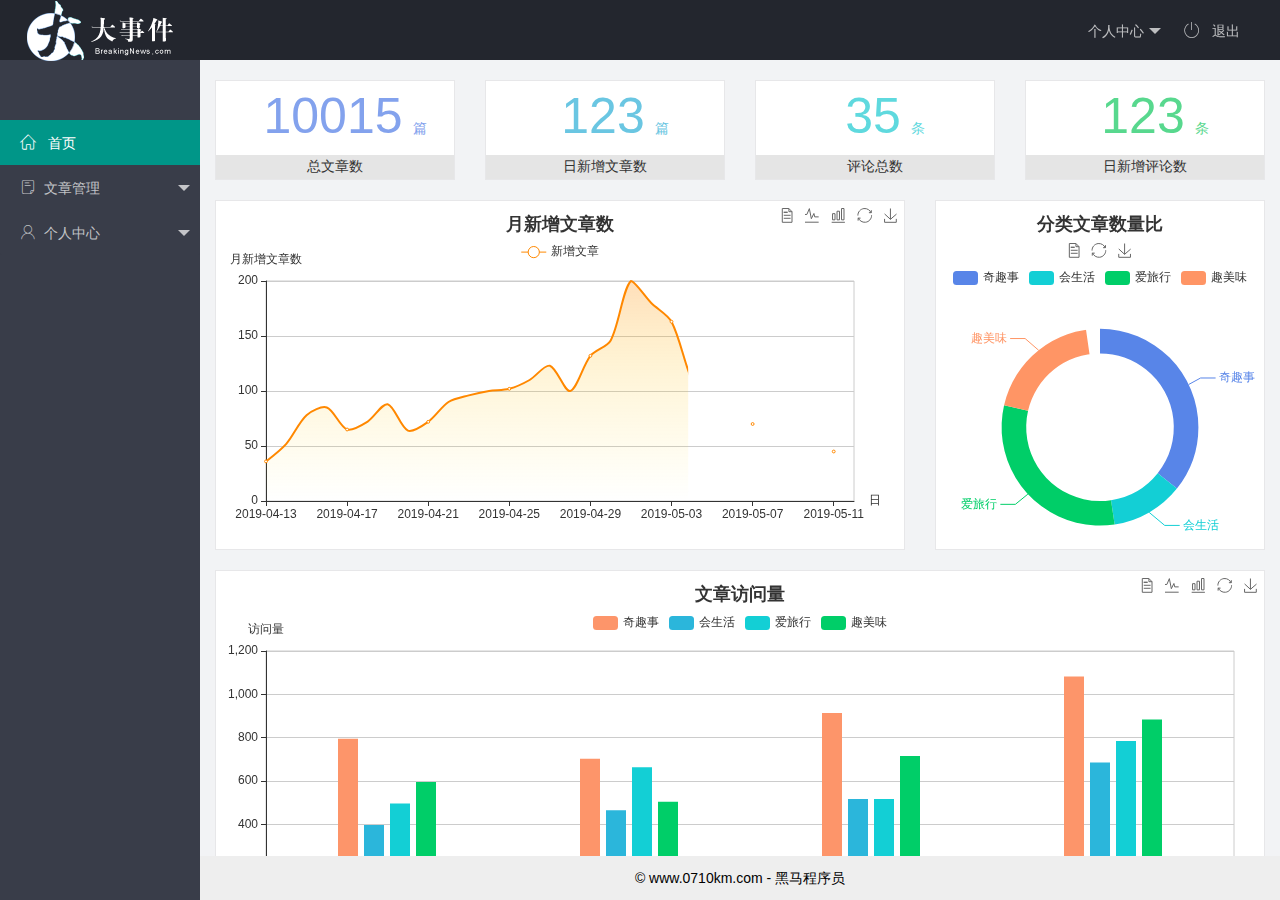
<file: index.html>
<!DOCTYPE html>
<html lang="en">

<head>
    <meta charset="UTF-8">
    <meta name="viewport" content="width=device-width, initial-scale=1.0">
    <link rel="stylesheet" href="/assets/lib/layui/css/layui.css">
    <!-- 字体图标 -->
    <link rel="stylesheet" href="/assets/fonts/iconfont.css">
    <link rel="stylesheet" href="/assets/css/index.css">
    <title>大事件-后台首页</title>
</head>

<body class="layui-layout-body">
    <div class="layui-layout layui-layout-admin">
        <div class="layui-header">
            <div class="layui-logo">
                <img src="/assets/images/logo.png" alt="">
            </div>

            <ul class="layui-nav layui-layout-right">
                <li class="layui-nav-item">
                    <a href="javascript:;">
                        <img src="/assets/images/sample.jpg" class="layui-nav-img">
                        <span class="text_avatar">A</span>
                        个人中心
                    </a>
                    <dl class="layui-nav-child">
                        <dd><a href="">基本资料</a></dd>
                        <dd><a href="">更换头像</a></dd>
                        <dd><a href="">重置密码</a></dd>
                    </dl>
                </li>
                <li class="layui-nav-item">
                    <a href="javascript:;" id="signOut">
                        <span class="iconfont icon-tuichu"></span>
                        退出
                    </a>
                </li>
            </ul>
        </div>

        <div class="layui-side layui-bg-black">
            <div class="layui-side-scroll">
                <!-- userinfo 欢迎标签 -->
                <div class="userinfo">
                    <img src="/assets/images/sample.jpg" class="layui-nav-img">
                    <span class="text_avatar">A</span>
                    <span id="welcome">欢迎 xxx</span>
                </div>
                <!-- 左侧导航区域（可配合layui已有的垂直导航） -->
                <ul class="layui-nav layui-nav-tree" lay-filter="test" lay-shrink="all">
                    <li class="layui-nav-item layui-this">
                        <a href="/home/dashboard.html" target="fm">
                            <span class="iconfont icon-home"></span>
                            首页
                        </a>
                    </li>

                    <li class="layui-nav-item ">
                        <a class="" href="javascript:;"><span class="iconfont icon-16"></span>文章管理</a>
                        <dl class="layui-nav-child">
                            <dd><a href="javascript:;"><i class="layui-icon layui-icon-app"></i>文章类别</a></dd>
                            <dd><a href="javascript:;"><i class="layui-icon layui-icon-app"></i>文章列表</a></dd>
                            <dd><a href="javascript:;"><i class="layui-icon layui-icon-app"></i>发表文章</a></dd>
                        </dl>
                    </li>
                    <li class="layui-nav-item">
                        <a href="javascript:;"><span class="iconfont icon-user"></span>个人中心</a>
                        <dl class="layui-nav-child">
                            <dd><a href="javascript:;"><i class="layui-icon layui-icon-app"></i>基本资料</a></dd>
                            <dd><a href="javascript:;"><i class="layui-icon layui-icon-app"></i>更换头像</a></dd>
                            <dd><a href="javascript:;"><i class="layui-icon layui-icon-app"></i>重置密码</a></dd>
                        </dl>
                    </li>

                </ul>
            </div>
        </div>

        <div class="layui-body">
            <!-- 内容主体区域 -->
            <iframe src="/home/dashboard.html" name="fm" frameborder="0"></iframe>
        </div>

        <div class="layui-footer">
            <!-- 底部固定区域 -->
            © www.0710km.com - 黑马程序员
        </div>
    </div>
    <script src="/assets/lib/jquery.js"></script>
    <script src="/assets/js/baseAPI.js"></script>
    <script src="/assets/lib/layui/layui.all.js"></script>
    <script src="/assets/js/index.js"></script>
</body>
<script>
    
</script>

</html>
</file>
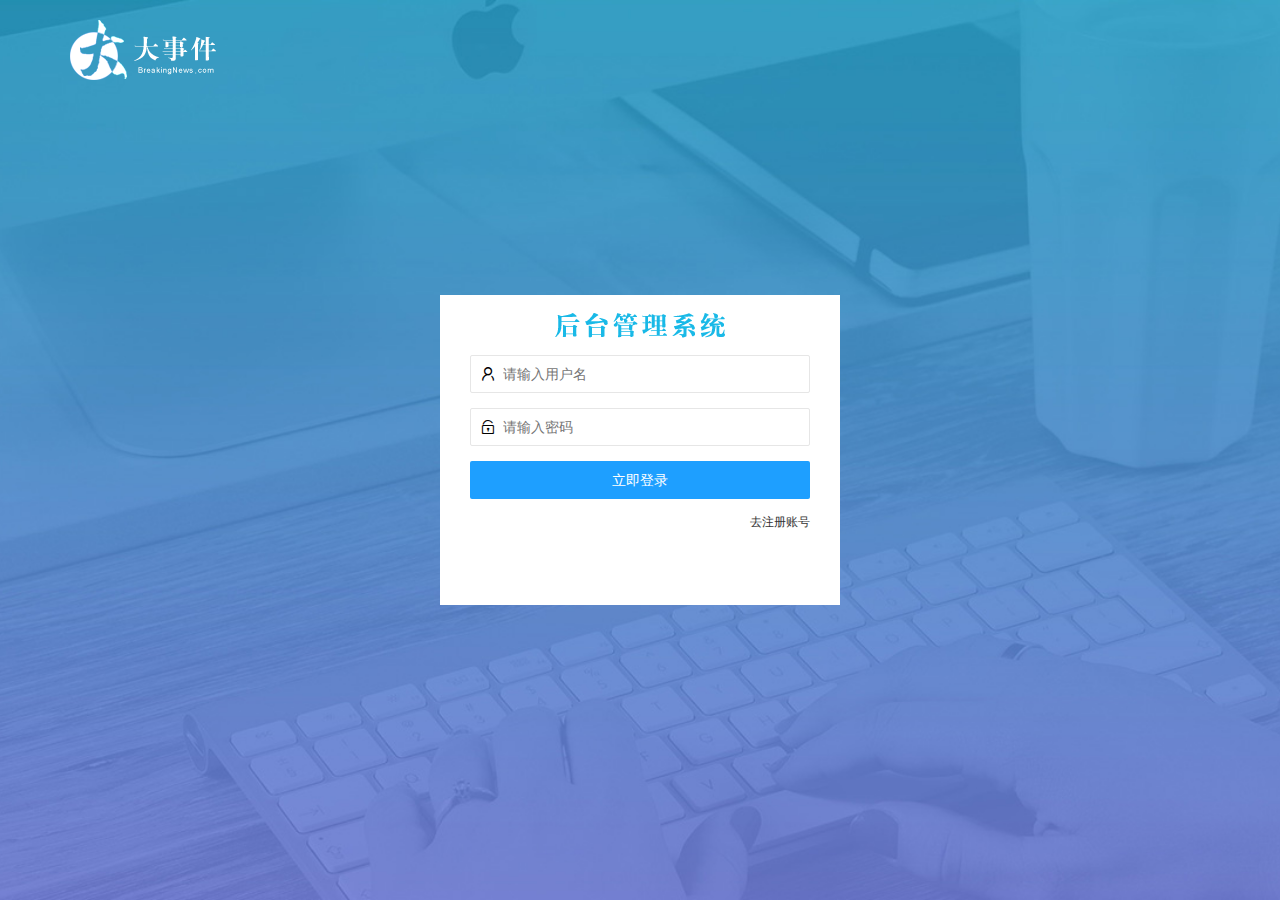
<file: login.html>
<!DOCTYPE html>
<html lang="en">

<head>
    <meta charset="UTF-8">
    <meta name="viewport" content="width=device-width, initial-scale=1.0">
    <!-- 1、引入 LayUI 的css文件 -->
    <link rel="stylesheet" href="/assets/lib/layui/css/layui.css">
    <!-- 2、引入自己的css文件 -->
    <link rel="stylesheet" href="/assets/css/login.css">


    <title>大事件-登录/注册</title>
</head>

<body>
    <!-- 3、login_logo -->
    <div class="login_logo layui-main">
        <img src="/assets/images/logo.png" alt="">
    </div>

    <!-- 4、登录注册模块 -->
    <div class="loginAddReg_box">
        <!-- 4.1 title -->
        <div class="login_title"></div>
        <!-- 4.2 登录区 -->
        <div class="login_box">
            <!-- 登录区 form表单区域 -->
            <form class="layui-form login_form" action="">
                <!-- 登陆名 -->
                <div class="layui-form-item">
                    <i class="layui-icon layui-icon-username"></i>
                    <input type="text" name="username" required lay-verify="required" placeholder="请输入用户名"
                        autocomplete="off" class="layui-input">
                </div>
                <!-- 密码 -->
                <div class="layui-form-item">
                    <i class="layui-icon layui-icon-password"></i>
                    <input type="password" name="password" required lay-verify="required|pwd" placeholder="请输入密码"
                        autocomplete="off" class="layui-input">
                </div>
                <!-- 立即登录 -->
                <div class="layui-form-item">
                    <button class="layui-btn layui-btn-fluid layui-btn-normal" lay-submit
                        lay-filter="formDemo">立即登录</button>
                </div>
                <!-- 去注册 -->
                <div class="layui-form-item">
                    <a href="javascript:;" id="link_reg" class="links">去注册账号</a>
                </div>
            </form>

        </div>
        <!-- 4.3 注册区 -->
        <div class="reg_box" style="display: none;">
            <!--  注册区 form表单区域 -->
            <form class="layui-form reg_form" action="">
                <!-- 登陆名 -->
                <div class="layui-form-item">
                    <i class="layui-icon layui-icon-username"></i>
                    <input type="text" name="username" required lay-verify="required" placeholder="请输入用户名"
                        autocomplete="off" class="layui-input">
                </div>
                <!-- 密码 -->
                <div class="layui-form-item">
                    <i class="layui-icon layui-icon-password"></i>
                    <input type="password" name="password" required lay-verify="required|pwd" placeholder="请输入密码"
                        autocomplete="off" class="layui-input">
                </div>
                <!-- 确认密码 -->
                <div class="layui-form-item">
                    <i class="layui-icon layui-icon-password"></i>
                    <input type="password" name="repassword" required lay-verify="required|repwd" placeholder="请输入密码"
                        autocomplete="off" class="layui-input">
                </div>
                <!-- 立即注册 -->
                <div class="layui-form-item">
                    <button class="layui-btn layui-btn-fluid layui-btn-normal" lay-submit
                        lay-filter="formDemo">立即注册</button>
                </div>
                <!-- 去注册 -->
                <div class="layui-form-item">
                    <a href="javascript:;" id="link_login" class="links">去登录</a>
                </div>
            </form>

        </div>
    </div>

    <!-- 5、引入 jQuery 的js文件 -->
    <script src="/assets/lib/jquery.js"></script>
    <!-- 引入自定义 ajax拦截器 -->
    <script src="/assets/js/baseAPI.js"></script>
    <!-- 引入 LayUI 的js 文件 -->
    <script src="/assets/lib/layui/layui.all.js"></script>
    <!-- 6、引入自己的js文件 -->
    <script src="/assets/js/login.js"></script>
</body>
<script>
   
</script>

</html>
</file>
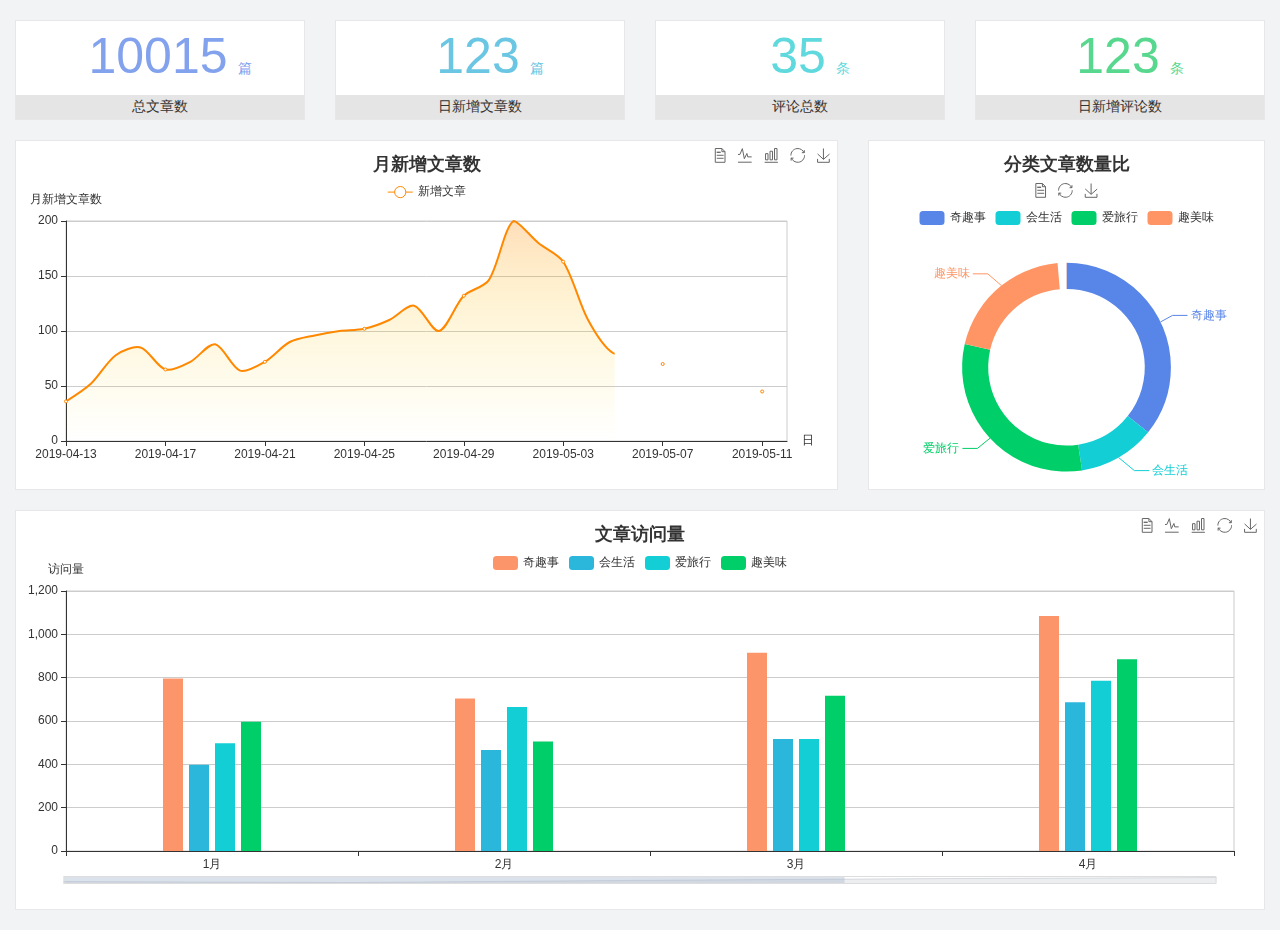
<file: home/dashboard.html>
<!DOCTYPE html>
<html lang="en">

<head>
  <meta charset="UTF-8">
  <meta name="viewport" content="width=device-width, initial-scale=1.0">
  <meta http-equiv="X-UA-Compatible" content="ie=edge">
  <title>图表统计</title>
  <link rel="stylesheet" href="../../assets/lib/bootstrap.css" />
  <link rel="stylesheet" href="../../assets/lib/main.css" />
  <script src="../../assets/lib/jquery.js"></script>
  <script type="text/javascript" src="../../assets/lib/echarts.min.js"></script>
</head>

<body>
  <div class="container-fluid">
    <div class="row spannel_list">
      <div class="col-sm-3 col-xs-6">
        <div class="spannel">
          <em>10015</em><span>篇</span>
          <b>总文章数</b>
        </div>
      </div>
      <div class="col-sm-3 col-xs-6">
        <div class="spannel scolor01">
          <em>123</em><span>篇</span>
          <b>日新增文章数</b>
        </div>
      </div>
      <div class="col-sm-3 col-xs-6">
        <div class="spannel scolor02">
          <em>35</em><span>条</span>
          <b>评论总数</b>
        </div>
      </div>
      <div class="col-sm-3 col-xs-6">
        <div class="spannel scolor03">
          <em>123</em><span>条</span>
          <b>日新增评论数</b>
        </div>
      </div>
    </div>
  </div>

  <div class="container-fluid">
    <div class="row curve-pie">
      <div class="col-lg-8 col-md-8">
        <div class="gragh_pannel" id="curve_show"></div>
      </div>
      <div class="col-lg-4 col-md-4">
        <div class="gragh_pannel" id="pie_show"></div>
      </div>
    </div>
  </div>

  <div class="container-fluid">
    <div class="column_pannel" id="column_show"></div>
  </div>

  <script>
    var oChart = echarts.init(document.getElementById('curve_show'));
    var aList_all = [
      { 'count': 36, 'date': '2019-04-13' },
      { 'count': 52, 'date': '2019-04-14' },
      { 'count': 78, 'date': '2019-04-15' },
      { 'count': 85, 'date': '2019-04-16' },
      { 'count': 65, 'date': '2019-04-17' },
      { 'count': 72, 'date': '2019-04-18' },
      { 'count': 88, 'date': '2019-04-19' },
      { 'count': 64, 'date': '2019-04-20' },
      { 'count': 72, 'date': '2019-04-21' },
      { 'count': 90, 'date': '2019-04-22' },
      { 'count': 96, 'date': '2019-04-23' },
      { 'count': 100, 'date': '2019-04-24' },
      { 'count': 102, 'date': '2019-04-25' },
      { 'count': 110, 'date': '2019-04-26' },
      { 'count': 123, 'date': '2019-04-27' },
      { 'count': 100, 'date': '2019-04-28' },
      { 'count': 132, 'date': '2019-04-29' },
      { 'count': 146, 'date': '2019-04-30' },
      { 'count': 200, 'date': '2019-05-01' },
      { 'count': 180, 'date': '2019-05-02' },
      { 'count': 163, 'date': '2019-05-03' },
      { 'count': 110, 'date': '2019-05-04' },
      { 'count': 80, 'date': '2019-05-05' },
      { 'count': 82, 'date': '2019-05-06' },
      { 'count': 70, 'date': '2019-05-07' },
      { 'count': 65, 'date': '2019-05-08' },
      { 'count': 54, 'date': '2019-05-09' },
      { 'count': 40, 'date': '2019-05-10' },
      { 'count': 45, 'date': '2019-05-11' },
      { 'count': 38, 'date': '2019-05-12' },
    ];

    let aCount = [];
    let aDate = [];

    for (var i = 0; i < aList_all.length; i++) {
      aCount.push(aList_all[i].count);
      aDate.push(aList_all[i].date);
    }

    var chartopt = {
      title: {
        text: '月新增文章数',
        left: 'center',
        top: '10'
      },
      tooltip: {
        trigger: 'axis'
      },
      legend: {
        data: ['新增文章'],
        top: '40'
      },
      toolbox: {
        show: true,
        feature: {
          mark: { show: true },
          dataView: { show: true, readOnly: false },
          magicType: { show: true, type: ['line', 'bar'] },
          restore: { show: true },
          saveAsImage: { show: true }
        }
      },
      calculable: true,
      xAxis: [
        {
          name: '日',
          type: 'category',
          boundaryGap: false,
          data: aDate
        }
      ],
      yAxis: [
        {
          name: '月新增文章数',
          type: 'value'
        }
      ],
      series: [
        {
          name: '新增文章',
          type: 'line',
          smooth: true,
          itemStyle: { normal: { areaStyle: { type: 'default' }, color: '#f80' }, lineStyle: { color: '#f80' } },
          data: aCount
        }],
      areaStyle: {
        normal: {
          color: new echarts.graphic.LinearGradient(0, 0, 0, 1, [{
            offset: 0,
            color: 'rgba(255,136,0,0.39)'
          }, {
            offset: .34,
            color: 'rgba(255,180,0,0.25)'
          }, {
            offset: 1,
            color: 'rgba(255,222,0,0.00)'
          }])

        }
      },
      grid: {
        show: true,
        x: 50,
        x2: 50,
        y: 80,
        height: 220
      }
    };

    oChart.setOption(chartopt);


    var oPie = echarts.init(document.getElementById('pie_show'));
    var oPieopt =
    {
      title: {
        top: 10,
        text: '分类文章数量比',
        x: 'center'
      },
      tooltip: {
        trigger: 'item',
        formatter: "{a} <br/>{b} : {c} ({d}%)"
      },
      color: ['#5885e8', '#13cfd5', '#00ce68', '#ff9565'],
      legend: {
        x: 'center',
        top: 65,
        data: ['奇趣事', '会生活', '爱旅行', '趣美味']
      },
      toolbox: {
        show: true,
        x: 'center',
        top: 35,
        feature: {
          mark: { show: true },
          dataView: { show: true, readOnly: false },
          magicType: {
            show: true,
            type: ['pie', 'funnel'],
            option: {
              funnel: {
                x: '25%',
                width: '50%',
                funnelAlign: 'left',
                max: 1548
              }
            }
          },
          restore: { show: true },
          saveAsImage: { show: true }
        }
      },
      calculable: true,
      series: [
        {
          name: '访问来源',
          type: 'pie',
          radius: ['45%', '60%'],
          center: ['50%', '65%'],
          data: [
            { value: 300, name: '奇趣事' },
            { value: 100, name: '会生活' },
            { value: 260, name: '爱旅行' },
            { value: 180, name: '趣美味' }
          ]
        }
      ]
    };
    oPie.setOption(oPieopt);



    var oColumn = this.echarts.init(document.getElementById('column_show'));
    var oColumnopt =
    {
      title: {
        text: '文章访问量',
        left: 'center',
        top: '10'
      },
      tooltip: {
        trigger: 'axis'
      },
      legend: {
        data: ['奇趣事', '会生活', '爱旅行', '趣美味'],
        top: '40'
      },
      toolbox: {
        show: true,
        feature: {
          mark: { show: true },
          dataView: { show: true, readOnly: false },
          magicType: { show: true, type: ['line', 'bar'] },
          restore: { show: true },
          saveAsImage: { show: true }
        }
      },
      calculable: true,
      xAxis: [
        {
          type: 'category',
          data: ['1月', '2月', '3月', '4月', '5月']
        }
      ],
      yAxis: [
        {
          name: '访问量',
          type: 'value'
        }
      ],
      series: [
        {
          name: '奇趣事',
          type: 'bar',
          barWidth: 20,
          itemStyle: {
            normal: { areaStyle: { type: 'default' }, color: '#fd956a' }
          },
          data: [800, 708, 920, 1090, 1200]
        },
        {
          name: '会生活',
          type: 'bar',
          barWidth: 20,
          itemStyle: {
            normal: { areaStyle: { type: 'default' }, color: '#2bb6db' }
          },
          data: [400, 468, 520, 690, 800]
        },
        {
          name: '爱旅行',
          type: 'bar',
          barWidth: 20,
          itemStyle: {
            normal: { areaStyle: { type: 'default' }, color: '#13cfd5' }
          },
          data: [500, 668, 520, 790, 900]
        },
        {
          name: '趣美味',
          type: 'bar',
          barWidth: 20,
          itemStyle: {
            normal: { areaStyle: { type: 'default' }, color: '#00ce68' }
          },
          data: [600, 508, 720, 890, 1000]
        }
      ],
      grid: {
        show: true,
        x: 50,
        x2: 30,
        y: 80,
        height: 260
      },
      dataZoom: [//给x轴设置滚动条
        {
          start: 0,//默认为0
          end: 100 - 1000 / 31,//默认为100
          type: 'slider',
          show: true,
          xAxisIndex: [0],
          handleSize: 0,//滑动条的 左右2个滑动条的大小
          height: 8,//组件高度
          left: 45, //左边的距离
          right: 50,//右边的距离
          bottom: 26,//右边的距离
          handleColor: '#ddd',//h滑动图标的颜色
          handleStyle: {
            borderColor: "#cacaca",
            borderWidth: "1",
            shadowBlur: 2,
            background: "#ddd",
            shadowColor: "#ddd",
          }
        }]
    };
    oColumn.setOption(oColumnopt);
  </script>
</body>

</html>
</file>
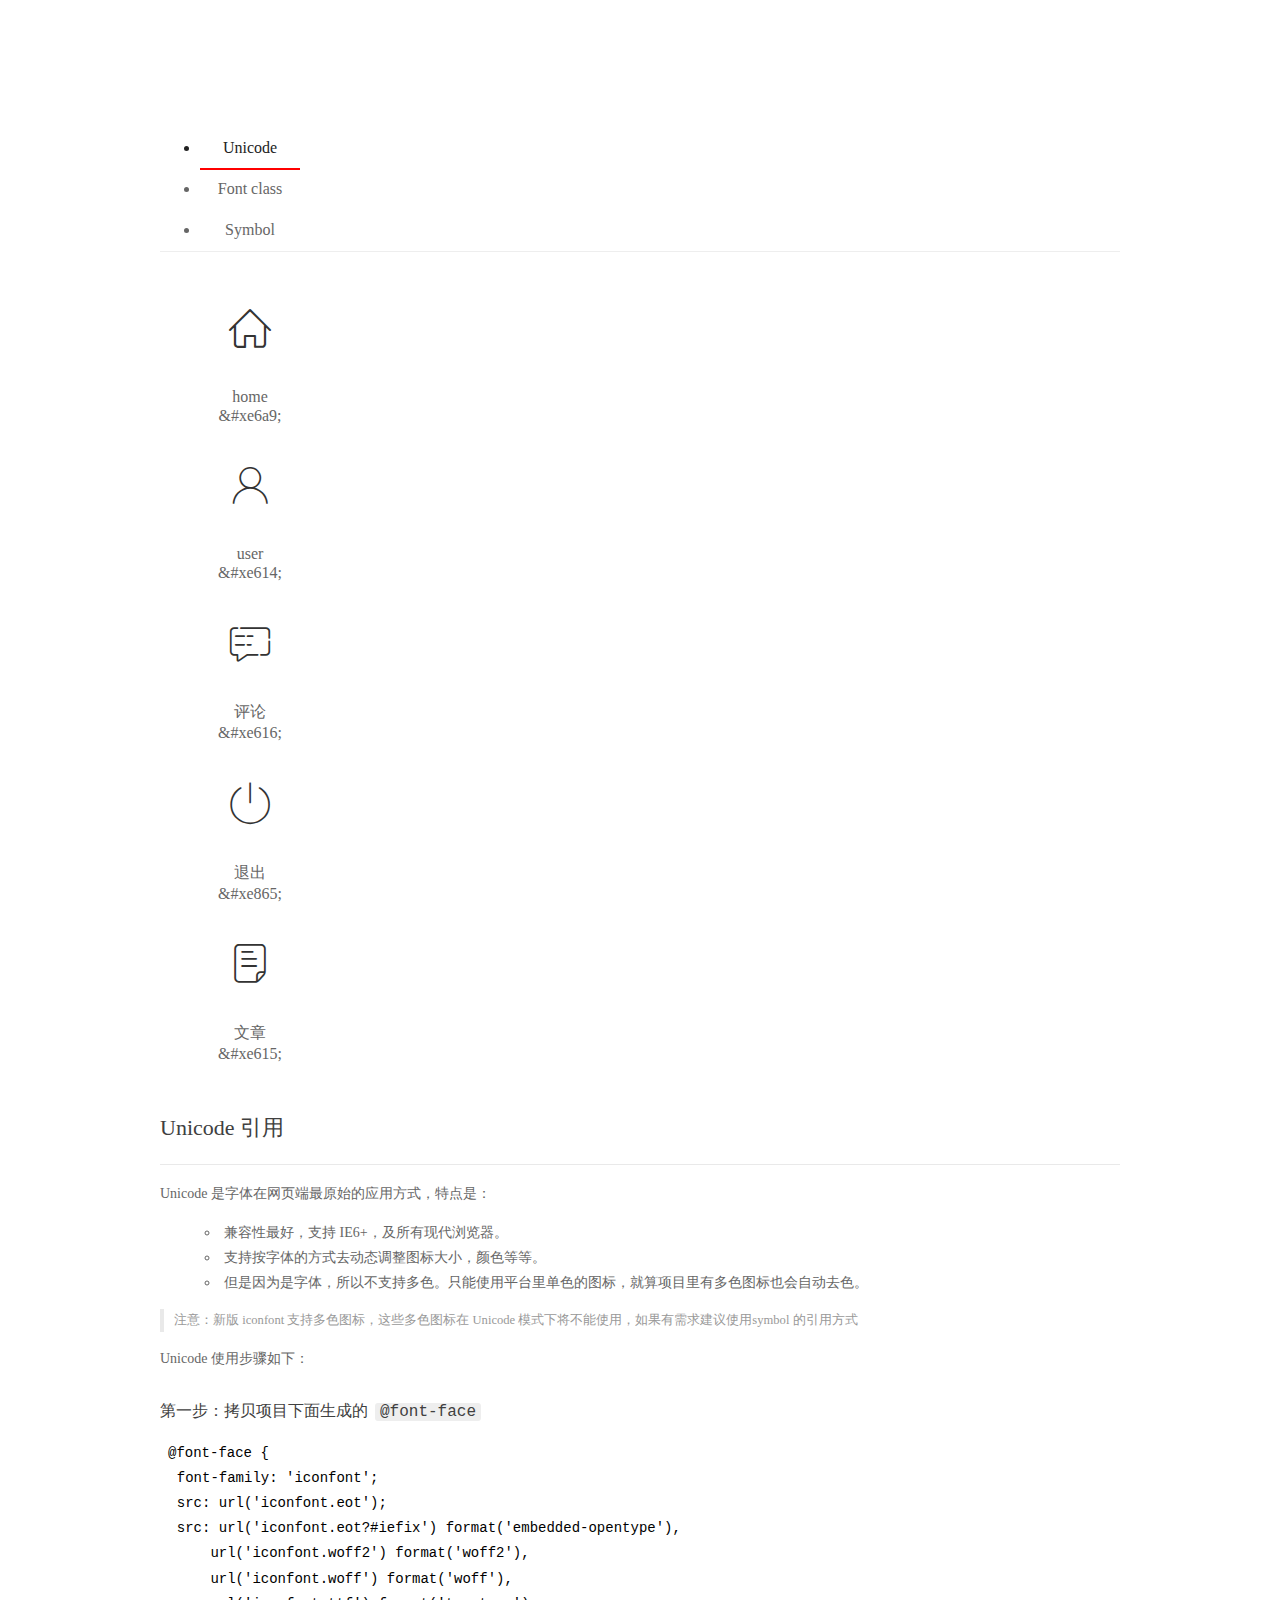
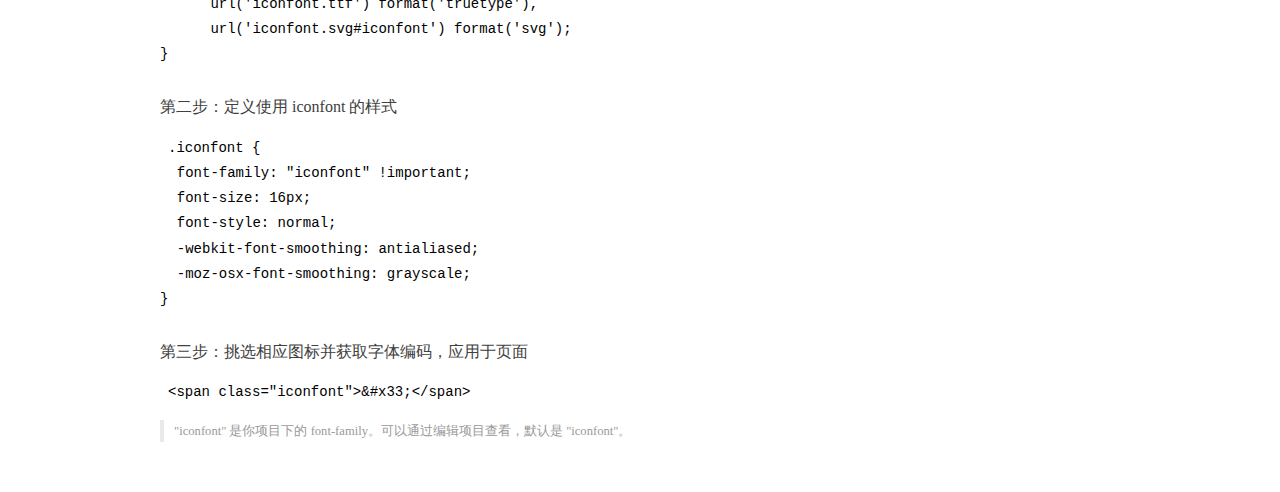
<file: assets/fonts/demo_index.html>
<!DOCTYPE html>
<html>
<head>
  <meta charset="utf-8"/>
  <title>IconFont Demo</title>
  <link rel="shortcut icon" href="https://gtms04.alicdn.com/tps/i4/TB1_oz6GVXXXXaFXpXXJDFnIXXX-64-64.ico" type="image/x-icon"/>
  <link rel="stylesheet" href="https://g.alicdn.com/thx/cube/1.3.2/cube.min.css">
  <link rel="stylesheet" href="demo.css">
  <link rel="stylesheet" href="iconfont.css">
  <script src="iconfont.js"></script>
  <!-- jQuery -->
  <script src="https://a1.alicdn.com/oss/uploads/2018/12/26/7bfddb60-08e8-11e9-9b04-53e73bb6408b.js"></script>
  <!-- 代码高亮 -->
  <script src="https://a1.alicdn.com/oss/uploads/2018/12/26/a3f714d0-08e6-11e9-8a15-ebf944d7534c.js"></script>
</head>
<body>
  <div class="main">
    <h1 class="logo"><a href="https://www.iconfont.cn/" title="iconfont 首页" target="_blank">&#xe86b;</a></h1>
    <div class="nav-tabs">
      <ul id="tabs" class="dib-box">
        <li class="dib active"><span>Unicode</span></li>
        <li class="dib"><span>Font class</span></li>
        <li class="dib"><span>Symbol</span></li>
      </ul>
      
    </div>
    <div class="tab-container">
      <div class="content unicode" style="display: block;">
          <ul class="icon_lists dib-box">
          
            <li class="dib">
              <span class="icon iconfont">&#xe6a9;</span>
                <div class="name">home</div>
                <div class="code-name">&amp;#xe6a9;</div>
              </li>
          
            <li class="dib">
              <span class="icon iconfont">&#xe614;</span>
                <div class="name">user</div>
                <div class="code-name">&amp;#xe614;</div>
              </li>
          
            <li class="dib">
              <span class="icon iconfont">&#xe616;</span>
                <div class="name">评论</div>
                <div class="code-name">&amp;#xe616;</div>
              </li>
          
            <li class="dib">
              <span class="icon iconfont">&#xe865;</span>
                <div class="name">退出</div>
                <div class="code-name">&amp;#xe865;</div>
              </li>
          
            <li class="dib">
              <span class="icon iconfont">&#xe615;</span>
                <div class="name">文章</div>
                <div class="code-name">&amp;#xe615;</div>
              </li>
          
          </ul>
          <div class="article markdown">
          <h2 id="unicode-">Unicode 引用</h2>
          <hr>

          <p>Unicode 是字体在网页端最原始的应用方式，特点是：</p>
          <ul>
            <li>兼容性最好，支持 IE6+，及所有现代浏览器。</li>
            <li>支持按字体的方式去动态调整图标大小，颜色等等。</li>
            <li>但是因为是字体，所以不支持多色。只能使用平台里单色的图标，就算项目里有多色图标也会自动去色。</li>
          </ul>
          <blockquote>
            <p>注意：新版 iconfont 支持多色图标，这些多色图标在 Unicode 模式下将不能使用，如果有需求建议使用symbol 的引用方式</p>
          </blockquote>
          <p>Unicode 使用步骤如下：</p>
          <h3 id="-font-face">第一步：拷贝项目下面生成的 <code>@font-face</code></h3>
<pre><code class="language-css"
>@font-face {
  font-family: 'iconfont';
  src: url('iconfont.eot');
  src: url('iconfont.eot?#iefix') format('embedded-opentype'),
      url('iconfont.woff2') format('woff2'),
      url('iconfont.woff') format('woff'),
      url('iconfont.ttf') format('truetype'),
      url('iconfont.svg#iconfont') format('svg');
}
</code></pre>
          <h3 id="-iconfont-">第二步：定义使用 iconfont 的样式</h3>
<pre><code class="language-css"
>.iconfont {
  font-family: "iconfont" !important;
  font-size: 16px;
  font-style: normal;
  -webkit-font-smoothing: antialiased;
  -moz-osx-font-smoothing: grayscale;
}
</code></pre>
          <h3 id="-">第三步：挑选相应图标并获取字体编码，应用于页面</h3>
<pre>
<code class="language-html"
>&lt;span class="iconfont"&gt;&amp;#x33;&lt;/span&gt;
</code></pre>
          <blockquote>
            <p>"iconfont" 是你项目下的 font-family。可以通过编辑项目查看，默认是 "iconfont"。</p>
          </blockquote>
          </div>
      </div>
      <div class="content font-class">
        <ul class="icon_lists dib-box">
          
          <li class="dib">
            <span class="icon iconfont icon-home"></span>
            <div class="name">
              home
            </div>
            <div class="code-name">.icon-home
            </div>
          </li>
          
          <li class="dib">
            <span class="icon iconfont icon-user"></span>
            <div class="name">
              user
            </div>
            <div class="code-name">.icon-user
            </div>
          </li>
          
          <li class="dib">
            <span class="icon iconfont icon-pinglun"></span>
            <div class="name">
              评论
            </div>
            <div class="code-name">.icon-pinglun
            </div>
          </li>
          
          <li class="dib">
            <span class="icon iconfont icon-tuichu"></span>
            <div class="name">
              退出
            </div>
            <div class="code-name">.icon-tuichu
            </div>
          </li>
          
          <li class="dib">
            <span class="icon iconfont icon-16"></span>
            <div class="name">
              文章
            </div>
            <div class="code-name">.icon-16
            </div>
          </li>
          
        </ul>
        <div class="article markdown">
        <h2 id="font-class-">font-class 引用</h2>
        <hr>

        <p>font-class 是 Unicode 使用方式的一种变种，主要是解决 Unicode 书写不直观，语意不明确的问题。</p>
        <p>与 Unicode 使用方式相比，具有如下特点：</p>
        <ul>
          <li>兼容性良好，支持 IE8+，及所有现代浏览器。</li>
          <li>相比于 Unicode 语意明确，书写更直观。可以很容易分辨这个 icon 是什么。</li>
          <li>因为使用 class 来定义图标，所以当要替换图标时，只需要修改 class 里面的 Unicode 引用。</li>
          <li>不过因为本质上还是使用的字体，所以多色图标还是不支持的。</li>
        </ul>
        <p>使用步骤如下：</p>
        <h3 id="-fontclass-">第一步：引入项目下面生成的 fontclass 代码：</h3>
<pre><code class="language-html">&lt;link rel="stylesheet" href="./iconfont.css"&gt;
</code></pre>
        <h3 id="-">第二步：挑选相应图标并获取类名，应用于页面：</h3>
<pre><code class="language-html">&lt;span class="iconfont icon-xxx"&gt;&lt;/span&gt;
</code></pre>
        <blockquote>
          <p>"
            iconfont" 是你项目下的 font-family。可以通过编辑项目查看，默认是 "iconfont"。</p>
        </blockquote>
      </div>
      </div>
      <div class="content symbol">
          <ul class="icon_lists dib-box">
          
            <li class="dib">
                <svg class="icon svg-icon" aria-hidden="true">
                  <use xlink:href="#icon-home"></use>
                </svg>
                <div class="name">home</div>
                <div class="code-name">#icon-home</div>
            </li>
          
            <li class="dib">
                <svg class="icon svg-icon" aria-hidden="true">
                  <use xlink:href="#icon-user"></use>
                </svg>
                <div class="name">user</div>
                <div class="code-name">#icon-user</div>
            </li>
          
            <li class="dib">
                <svg class="icon svg-icon" aria-hidden="true">
                  <use xlink:href="#icon-pinglun"></use>
                </svg>
                <div class="name">评论</div>
                <div class="code-name">#icon-pinglun</div>
            </li>
          
            <li class="dib">
                <svg class="icon svg-icon" aria-hidden="true">
                  <use xlink:href="#icon-tuichu"></use>
                </svg>
                <div class="name">退出</div>
                <div class="code-name">#icon-tuichu</div>
            </li>
          
            <li class="dib">
                <svg class="icon svg-icon" aria-hidden="true">
                  <use xlink:href="#icon-16"></use>
                </svg>
                <div class="name">文章</div>
                <div class="code-name">#icon-16</div>
            </li>
          
          </ul>
          <div class="article markdown">
          <h2 id="symbol-">Symbol 引用</h2>
          <hr>

          <p>这是一种全新的使用方式，应该说这才是未来的主流，也是平台目前推荐的用法。相关介绍可以参考这篇<a href="">文章</a>
            这种用法其实是做了一个 SVG 的集合，与另外两种相比具有如下特点：</p>
          <ul>
            <li>支持多色图标了，不再受单色限制。</li>
            <li>通过一些技巧，支持像字体那样，通过 <code>font-size</code>, <code>color</code> 来调整样式。</li>
            <li>兼容性较差，支持 IE9+，及现代浏览器。</li>
            <li>浏览器渲染 SVG 的性能一般，还不如 png。</li>
          </ul>
          <p>使用步骤如下：</p>
          <h3 id="-symbol-">第一步：引入项目下面生成的 symbol 代码：</h3>
<pre><code class="language-html">&lt;script src="./iconfont.js"&gt;&lt;/script&gt;
</code></pre>
          <h3 id="-css-">第二步：加入通用 CSS 代码（引入一次就行）：</h3>
<pre><code class="language-html">&lt;style&gt;
.icon {
  width: 1em;
  height: 1em;
  vertical-align: -0.15em;
  fill: currentColor;
  overflow: hidden;
}
&lt;/style&gt;
</code></pre>
          <h3 id="-">第三步：挑选相应图标并获取类名，应用于页面：</h3>
<pre><code class="language-html">&lt;svg class="icon" aria-hidden="true"&gt;
  &lt;use xlink:href="#icon-xxx"&gt;&lt;/use&gt;
&lt;/svg&gt;
</code></pre>
          </div>
      </div>

    </div>
  </div>
  <script>
  $(document).ready(function () {
      $('.tab-container .content:first').show()

      $('#tabs li').click(function (e) {
        var tabContent = $('.tab-container .content')
        var index = $(this).index()

        if ($(this).hasClass('active')) {
          return
        } else {
          $('#tabs li').removeClass('active')
          $(this).addClass('active')

          tabContent.hide().eq(index).fadeIn()
        }
      })
    })
  </script>
</body>
</html>
</file>
<file: assets/lib/layui/css/layui.css>
/** layui-v2.5.5 MIT License By https://www.layui.com */
 .layui-inline,img{display:inline-block;vertical-align:middle}h1,h2,h3,h4,h5,h6{font-weight:400}.layui-edge,.layui-header,.layui-inline,.layui-main{position:relative}.layui-body,.layui-edge,.layui-elip{overflow:hidden}.layui-btn,.layui-edge,.layui-inline,img{vertical-align:middle}.layui-btn,.layui-disabled,.layui-icon,.layui-unselect{-moz-user-select:none;-webkit-user-select:none;-ms-user-select:none}.layui-elip,.layui-form-checkbox span,.layui-form-pane .layui-form-label{text-overflow:ellipsis;white-space:nowrap}.layui-breadcrumb,.layui-tree-btnGroup{visibility:hidden}blockquote,body,button,dd,div,dl,dt,form,h1,h2,h3,h4,h5,h6,input,li,ol,p,pre,td,textarea,th,ul{margin:0;padding:0;-webkit-tap-highlight-color:rgba(0,0,0,0)}a:active,a:hover{outline:0}img{border:none}li{list-style:none}table{border-collapse:collapse;border-spacing:0}h4,h5,h6{font-size:100%}button,input,optgroup,option,select,textarea{font-family:inherit;font-size:inherit;font-style:inherit;font-weight:inherit;outline:0}pre{white-space:pre-wrap;white-space:-moz-pre-wrap;white-space:-pre-wrap;white-space:-o-pre-wrap;word-wrap:break-word}body{line-height:24px;font:14px Helvetica Neue,Helvetica,PingFang SC,Tahoma,Arial,sans-serif}hr{height:1px;margin:10px 0;border:0;clear:both}a{color:#333;text-decoration:none}a:hover{color:#777}a cite{font-style:normal;*cursor:pointer}.layui-border-box,.layui-border-box *{box-sizing:border-box}.layui-box,.layui-box *{box-sizing:content-box}.layui-clear{clear:both;*zoom:1}.layui-clear:after{content:'\20';clear:both;*zoom:1;display:block;height:0}.layui-inline{*display:inline;*zoom:1}.layui-edge{display:inline-block;width:0;height:0;border-width:6px;border-style:dashed;border-color:transparent}.layui-edge-top{top:-4px;border-bottom-color:#999;border-bottom-style:solid}.layui-edge-right{border-left-color:#999;border-left-style:solid}.layui-edge-bottom{top:2px;border-top-color:#999;border-top-style:solid}.layui-edge-left{border-right-color:#999;border-right-style:solid}.layui-disabled,.layui-disabled:hover{color:#d2d2d2!important;cursor:not-allowed!important}.layui-circle{border-radius:100%}.layui-show{display:block!important}.layui-hide{display:none!important}@font-face{font-family:layui-icon;src:url(../font/iconfont.eot?v=250);src:url(../font/iconfont.eot?v=250#iefix) format('embedded-opentype'),url(../font/iconfont.woff2?v=250) format('woff2'),url(../font/iconfont.woff?v=250) format('woff'),url(../font/iconfont.ttf?v=250) format('truetype'),url(../font/iconfont.svg?v=250#layui-icon) format('svg')}.layui-icon{font-family:layui-icon!important;font-size:16px;font-style:normal;-webkit-font-smoothing:antialiased;-moz-osx-font-smoothing:grayscale}.layui-icon-reply-fill:before{content:"\e611"}.layui-icon-set-fill:before{content:"\e614"}.layui-icon-menu-fill:before{content:"\e60f"}.layui-icon-search:before{content:"\e615"}.layui-icon-share:before{content:"\e641"}.layui-icon-set-sm:before{content:"\e620"}.layui-icon-engine:before{content:"\e628"}.layui-icon-close:before{content:"\1006"}.layui-icon-close-fill:before{content:"\1007"}.layui-icon-chart-screen:before{content:"\e629"}.layui-icon-star:before{content:"\e600"}.layui-icon-circle-dot:before{content:"\e617"}.layui-icon-chat:before{content:"\e606"}.layui-icon-release:before{content:"\e609"}.layui-icon-list:before{content:"\e60a"}.layui-icon-chart:before{content:"\e62c"}.layui-icon-ok-circle:before{content:"\1005"}.layui-icon-layim-theme:before{content:"\e61b"}.layui-icon-table:before{content:"\e62d"}.layui-icon-right:before{content:"\e602"}.layui-icon-left:before{content:"\e603"}.layui-icon-cart-simple:before{content:"\e698"}.layui-icon-face-cry:before{content:"\e69c"}.layui-icon-face-smile:before{content:"\e6af"}.layui-icon-survey:before{content:"\e6b2"}.layui-icon-tree:before{content:"\e62e"}.layui-icon-upload-circle:before{content:"\e62f"}.layui-icon-add-circle:before{content:"\e61f"}.layui-icon-download-circle:before{content:"\e601"}.layui-icon-templeate-1:before{content:"\e630"}.layui-icon-util:before{content:"\e631"}.layui-icon-face-surprised:before{content:"\e664"}.layui-icon-edit:before{content:"\e642"}.layui-icon-speaker:before{content:"\e645"}.layui-icon-down:before{content:"\e61a"}.layui-icon-file:before{content:"\e621"}.layui-icon-layouts:before{content:"\e632"}.layui-icon-rate-half:before{content:"\e6c9"}.layui-icon-add-circle-fine:before{content:"\e608"}.layui-icon-prev-circle:before{content:"\e633"}.layui-icon-read:before{content:"\e705"}.layui-icon-404:before{content:"\e61c"}.layui-icon-carousel:before{content:"\e634"}.layui-icon-help:before{content:"\e607"}.layui-icon-code-circle:before{content:"\e635"}.layui-icon-water:before{content:"\e636"}.layui-icon-username:before{content:"\e66f"}.layui-icon-find-fill:before{content:"\e670"}.layui-icon-about:before{content:"\e60b"}.layui-icon-location:before{content:"\e715"}.layui-icon-up:before{content:"\e619"}.layui-icon-pause:before{content:"\e651"}.layui-icon-date:before{content:"\e637"}.layui-icon-layim-uploadfile:before{content:"\e61d"}.layui-icon-delete:before{content:"\e640"}.layui-icon-play:before{content:"\e652"}.layui-icon-top:before{content:"\e604"}.layui-icon-friends:before{content:"\e612"}.layui-icon-refresh-3:before{content:"\e9aa"}.layui-icon-ok:before{content:"\e605"}.layui-icon-layer:before{content:"\e638"}.layui-icon-face-smile-fine:before{content:"\e60c"}.layui-icon-dollar:before{content:"\e659"}.layui-icon-group:before{content:"\e613"}.layui-icon-layim-download:before{content:"\e61e"}.layui-icon-picture-fine:before{content:"\e60d"}.layui-icon-link:before{content:"\e64c"}.layui-icon-diamond:before{content:"\e735"}.layui-icon-log:before{content:"\e60e"}.layui-icon-rate-solid:before{content:"\e67a"}.layui-icon-fonts-del:before{content:"\e64f"}.layui-icon-unlink:before{content:"\e64d"}.layui-icon-fonts-clear:before{content:"\e639"}.layui-icon-triangle-r:before{content:"\e623"}.layui-icon-circle:before{content:"\e63f"}.layui-icon-radio:before{content:"\e643"}.layui-icon-align-center:before{content:"\e647"}.layui-icon-align-right:before{content:"\e648"}.layui-icon-align-left:before{content:"\e649"}.layui-icon-loading-1:before{content:"\e63e"}.layui-icon-return:before{content:"\e65c"}.layui-icon-fonts-strong:before{content:"\e62b"}.layui-icon-upload:before{content:"\e67c"}.layui-icon-dialogue:before{content:"\e63a"}.layui-icon-video:before{content:"\e6ed"}.layui-icon-headset:before{content:"\e6fc"}.layui-icon-cellphone-fine:before{content:"\e63b"}.layui-icon-add-1:before{content:"\e654"}.layui-icon-face-smile-b:before{content:"\e650"}.layui-icon-fonts-html:before{content:"\e64b"}.layui-icon-form:before{content:"\e63c"}.layui-icon-cart:before{content:"\e657"}.layui-icon-camera-fill:before{content:"\e65d"}.layui-icon-tabs:before{content:"\e62a"}.layui-icon-fonts-code:before{content:"\e64e"}.layui-icon-fire:before{content:"\e756"}.layui-icon-set:before{content:"\e716"}.layui-icon-fonts-u:before{content:"\e646"}.layui-icon-triangle-d:before{content:"\e625"}.layui-icon-tips:before{content:"\e702"}.layui-icon-picture:before{content:"\e64a"}.layui-icon-more-vertical:before{content:"\e671"}.layui-icon-flag:before{content:"\e66c"}.layui-icon-loading:before{content:"\e63d"}.layui-icon-fonts-i:before{content:"\e644"}.layui-icon-refresh-1:before{content:"\e666"}.layui-icon-rmb:before{content:"\e65e"}.layui-icon-home:before{content:"\e68e"}.layui-icon-user:before{content:"\e770"}.layui-icon-notice:before{content:"\e667"}.layui-icon-login-weibo:before{content:"\e675"}.layui-icon-voice:before{content:"\e688"}.layui-icon-upload-drag:before{content:"\e681"}.layui-icon-login-qq:before{content:"\e676"}.layui-icon-snowflake:before{content:"\e6b1"}.layui-icon-file-b:before{content:"\e655"}.layui-icon-template:before{content:"\e663"}.layui-icon-auz:before{content:"\e672"}.layui-icon-console:before{content:"\e665"}.layui-icon-app:before{content:"\e653"}.layui-icon-prev:before{content:"\e65a"}.layui-icon-website:before{content:"\e7ae"}.layui-icon-next:before{content:"\e65b"}.layui-icon-component:before{content:"\e857"}.layui-icon-more:before{content:"\e65f"}.layui-icon-login-wechat:before{content:"\e677"}.layui-icon-shrink-right:before{content:"\e668"}.layui-icon-spread-left:before{content:"\e66b"}.layui-icon-camera:before{content:"\e660"}.layui-icon-note:before{content:"\e66e"}.layui-icon-refresh:before{content:"\e669"}.layui-icon-female:before{content:"\e661"}.layui-icon-male:before{content:"\e662"}.layui-icon-password:before{content:"\e673"}.layui-icon-senior:before{content:"\e674"}.layui-icon-theme:before{content:"\e66a"}.layui-icon-tread:before{content:"\e6c5"}.layui-icon-praise:before{content:"\e6c6"}.layui-icon-star-fill:before{content:"\e658"}.layui-icon-rate:before{content:"\e67b"}.layui-icon-template-1:before{content:"\e656"}.layui-icon-vercode:before{content:"\e679"}.layui-icon-cellphone:before{content:"\e678"}.layui-icon-screen-full:before{content:"\e622"}.layui-icon-screen-restore:before{content:"\e758"}.layui-icon-cols:before{content:"\e610"}.layui-icon-export:before{content:"\e67d"}.layui-icon-print:before{content:"\e66d"}.layui-icon-slider:before{content:"\e714"}.layui-icon-addition:before{content:"\e624"}.layui-icon-subtraction:before{content:"\e67e"}.layui-icon-service:before{content:"\e626"}.layui-icon-transfer:before{content:"\e691"}.layui-main{width:1140px;margin:0 auto}.layui-header{z-index:1000;height:60px}.layui-header a:hover{transition:all .5s;-webkit-transition:all .5s}.layui-side{position:fixed;left:0;top:0;bottom:0;z-index:999;width:200px;overflow-x:hidden}.layui-side-scroll{position:relative;width:220px;height:100%;overflow-x:hidden}.layui-body{position:absolute;left:200px;right:0;top:0;bottom:0;z-index:998;width:auto;overflow-y:auto;box-sizing:border-box}.layui-layout-body{overflow:hidden}.layui-layout-admin .layui-header{background-color:#23262E}.layui-layout-admin .layui-side{top:60px;width:200px;overflow-x:hidden}.layui-layout-admin .layui-body{position:fixed;top:60px;bottom:44px}.layui-layout-admin .layui-main{width:auto;margin:0 15px}.layui-layout-admin .layui-footer{position:fixed;left:200px;right:0;bottom:0;height:44px;line-height:44px;padding:0 15px;background-color:#eee}.layui-layout-admin .layui-logo{position:absolute;left:0;top:0;width:200px;height:100%;line-height:60px;text-align:center;color:#009688;font-size:16px}.layui-layout-admin .layui-header .layui-nav{background:0 0}.layui-layout-left{position:absolute!important;left:200px;top:0}.layui-layout-right{position:absolute!important;right:0;top:0}.layui-container{position:relative;margin:0 auto;padding:0 15px;box-sizing:border-box}.layui-fluid{position:relative;margin:0 auto;padding:0 15px}.layui-row:after,.layui-row:before{content:'';display:block;clear:both}.layui-col-lg1,.layui-col-lg10,.layui-col-lg11,.layui-col-lg12,.layui-col-lg2,.layui-col-lg3,.layui-col-lg4,.layui-col-lg5,.layui-col-lg6,.layui-col-lg7,.layui-col-lg8,.layui-col-lg9,.layui-col-md1,.layui-col-md10,.layui-col-md11,.layui-col-md12,.layui-col-md2,.layui-col-md3,.layui-col-md4,.layui-col-md5,.layui-col-md6,.layui-col-md7,.layui-col-md8,.layui-col-md9,.layui-col-sm1,.layui-col-sm10,.layui-col-sm11,.layui-col-sm12,.layui-col-sm2,.layui-col-sm3,.layui-col-sm4,.layui-col-sm5,.layui-col-sm6,.layui-col-sm7,.layui-col-sm8,.layui-col-sm9,.layui-col-xs1,.layui-col-xs10,.layui-col-xs11,.layui-col-xs12,.layui-col-xs2,.layui-col-xs3,.layui-col-xs4,.layui-col-xs5,.layui-col-xs6,.layui-col-xs7,.layui-col-xs8,.layui-col-xs9{position:relative;display:block;box-sizing:border-box}.layui-col-xs1,.layui-col-xs10,.layui-col-xs11,.layui-col-xs12,.layui-col-xs2,.layui-col-xs3,.layui-col-xs4,.layui-col-xs5,.layui-col-xs6,.layui-col-xs7,.layui-col-xs8,.layui-col-xs9{float:left}.layui-col-xs1{width:8.33333333%}.layui-col-xs2{width:16.66666667%}.layui-col-xs3{width:25%}.layui-col-xs4{width:33.33333333%}.layui-col-xs5{width:41.66666667%}.layui-col-xs6{width:50%}.layui-col-xs7{width:58.33333333%}.layui-col-xs8{width:66.66666667%}.layui-col-xs9{width:75%}.layui-col-xs10{width:83.33333333%}.layui-col-xs11{width:91.66666667%}.layui-col-xs12{width:100%}.layui-col-xs-offset1{margin-left:8.33333333%}.layui-col-xs-offset2{margin-left:16.66666667%}.layui-col-xs-offset3{margin-left:25%}.layui-col-xs-offset4{margin-left:33.33333333%}.layui-col-xs-offset5{margin-left:41.66666667%}.layui-col-xs-offset6{margin-left:50%}.layui-col-xs-offset7{margin-left:58.33333333%}.layui-col-xs-offset8{margin-left:66.66666667%}.layui-col-xs-offset9{margin-left:75%}.layui-col-xs-offset10{margin-left:83.33333333%}.layui-col-xs-offset11{margin-left:91.66666667%}.layui-col-xs-offset12{margin-left:100%}@media screen and (max-width:768px){.layui-hide-xs{display:none!important}.layui-show-xs-block{display:block!important}.layui-show-xs-inline{display:inline!important}.layui-show-xs-inline-block{display:inline-block!important}}@media screen and (min-width:768px){.layui-container{width:750px}.layui-hide-sm{display:none!important}.layui-show-sm-block{display:block!important}.layui-show-sm-inline{display:inline!important}.layui-show-sm-inline-block{display:inline-block!important}.layui-col-sm1,.layui-col-sm10,.layui-col-sm11,.layui-col-sm12,.layui-col-sm2,.layui-col-sm3,.layui-col-sm4,.layui-col-sm5,.layui-col-sm6,.layui-col-sm7,.layui-col-sm8,.layui-col-sm9{float:left}.layui-col-sm1{width:8.33333333%}.layui-col-sm2{width:16.66666667%}.layui-col-sm3{width:25%}.layui-col-sm4{width:33.33333333%}.layui-col-sm5{width:41.66666667%}.layui-col-sm6{width:50%}.layui-col-sm7{width:58.33333333%}.layui-col-sm8{width:66.66666667%}.layui-col-sm9{width:75%}.layui-col-sm10{width:83.33333333%}.layui-col-sm11{width:91.66666667%}.layui-col-sm12{width:100%}.layui-col-sm-offset1{margin-left:8.33333333%}.layui-col-sm-offset2{margin-left:16.66666667%}.layui-col-sm-offset3{margin-left:25%}.layui-col-sm-offset4{margin-left:33.33333333%}.layui-col-sm-offset5{margin-left:41.66666667%}.layui-col-sm-offset6{margin-left:50%}.layui-col-sm-offset7{margin-left:58.33333333%}.layui-col-sm-offset8{margin-left:66.66666667%}.layui-col-sm-offset9{margin-left:75%}.layui-col-sm-offset10{margin-left:83.33333333%}.layui-col-sm-offset11{margin-left:91.66666667%}.layui-col-sm-offset12{margin-left:100%}}@media screen and (min-width:992px){.layui-container{width:970px}.layui-hide-md{display:none!important}.layui-show-md-block{display:block!important}.layui-show-md-inline{display:inline!important}.layui-show-md-inline-block{display:inline-block!important}.layui-col-md1,.layui-col-md10,.layui-col-md11,.layui-col-md12,.layui-col-md2,.layui-col-md3,.layui-col-md4,.layui-col-md5,.layui-col-md6,.layui-col-md7,.layui-col-md8,.layui-col-md9{float:left}.layui-col-md1{width:8.33333333%}.layui-col-md2{width:16.66666667%}.layui-col-md3{width:25%}.layui-col-md4{width:33.33333333%}.layui-col-md5{width:41.66666667%}.layui-col-md6{width:50%}.layui-col-md7{width:58.33333333%}.layui-col-md8{width:66.66666667%}.layui-col-md9{width:75%}.layui-col-md10{width:83.33333333%}.layui-col-md11{width:91.66666667%}.layui-col-md12{width:100%}.layui-col-md-offset1{margin-left:8.33333333%}.layui-col-md-offset2{margin-left:16.66666667%}.layui-col-md-offset3{margin-left:25%}.layui-col-md-offset4{margin-left:33.33333333%}.layui-col-md-offset5{margin-left:41.66666667%}.layui-col-md-offset6{margin-left:50%}.layui-col-md-offset7{margin-left:58.33333333%}.layui-col-md-offset8{margin-left:66.66666667%}.layui-col-md-offset9{margin-left:75%}.layui-col-md-offset10{margin-left:83.33333333%}.layui-col-md-offset11{margin-left:91.66666667%}.layui-col-md-offset12{margin-left:100%}}@media screen and (min-width:1200px){.layui-container{width:1170px}.layui-hide-lg{display:none!important}.layui-show-lg-block{display:block!important}.layui-show-lg-inline{display:inline!important}.layui-show-lg-inline-block{display:inline-block!important}.layui-col-lg1,.layui-col-lg10,.layui-col-lg11,.layui-col-lg12,.layui-col-lg2,.layui-col-lg3,.layui-col-lg4,.layui-col-lg5,.layui-col-lg6,.layui-col-lg7,.layui-col-lg8,.layui-col-lg9{float:left}.layui-col-lg1{width:8.33333333%}.layui-col-lg2{width:16.66666667%}.layui-col-lg3{width:25%}.layui-col-lg4{width:33.33333333%}.layui-col-lg5{width:41.66666667%}.layui-col-lg6{width:50%}.layui-col-lg7{width:58.33333333%}.layui-col-lg8{width:66.66666667%}.layui-col-lg9{width:75%}.layui-col-lg10{width:83.33333333%}.layui-col-lg11{width:91.66666667%}.layui-col-lg12{width:100%}.layui-col-lg-offset1{margin-left:8.33333333%}.layui-col-lg-offset2{margin-left:16.66666667%}.layui-col-lg-offset3{margin-left:25%}.layui-col-lg-offset4{margin-left:33.33333333%}.layui-col-lg-offset5{margin-left:41.66666667%}.layui-col-lg-offset6{margin-left:50%}.layui-col-lg-offset7{margin-left:58.33333333%}.layui-col-lg-offset8{margin-left:66.66666667%}.layui-col-lg-offset9{margin-left:75%}.layui-col-lg-offset10{margin-left:83.33333333%}.layui-col-lg-offset11{margin-left:91.66666667%}.layui-col-lg-offset12{margin-left:100%}}.layui-col-space1{margin:-.5px}.layui-col-space1>*{padding:.5px}.layui-col-space3{margin:-1.5px}.layui-col-space3>*{padding:1.5px}.layui-col-space5{margin:-2.5px}.layui-col-space5>*{padding:2.5px}.layui-col-space8{margin:-3.5px}.layui-col-space8>*{padding:3.5px}.layui-col-space10{margin:-5px}.layui-col-space10>*{padding:5px}.layui-col-space12{margin:-6px}.layui-col-space12>*{padding:6px}.layui-col-space15{margin:-7.5px}.layui-col-space15>*{padding:7.5px}.layui-col-space18{margin:-9px}.layui-col-space18>*{padding:9px}.layui-col-space20{margin:-10px}.layui-col-space20>*{padding:10px}.layui-col-space22{margin:-11px}.layui-col-space22>*{padding:11px}.layui-col-space25{margin:-12.5px}.layui-col-space25>*{padding:12.5px}.layui-col-space30{margin:-15px}.layui-col-space30>*{padding:15px}.layui-btn,.layui-input,.layui-select,.layui-textarea,.layui-upload-button{outline:0;-webkit-appearance:none;transition:all .3s;-webkit-transition:all .3s;box-sizing:border-box}.layui-elem-quote{margin-bottom:10px;padding:15px;line-height:22px;border-left:5px solid #009688;border-radius:0 2px 2px 0;background-color:#f2f2f2}.layui-quote-nm{border-style:solid;border-width:1px 1px 1px 5px;background:0 0}.layui-elem-field{margin-bottom:10px;padding:0;border-width:1px;border-style:solid}.layui-elem-field legend{margin-left:20px;padding:0 10px;font-size:20px;font-weight:300}.layui-field-title{margin:10px 0 20px;border-width:1px 0 0}.layui-field-box{padding:10px 15px}.layui-field-title .layui-field-box{padding:10px 0}.layui-progress{position:relative;height:6px;border-radius:20px;background-color:#e2e2e2}.layui-progress-bar{position:absolute;left:0;top:0;width:0;max-width:100%;height:6px;border-radius:20px;text-align:right;background-color:#5FB878;transition:all .3s;-webkit-transition:all .3s}.layui-progress-big,.layui-progress-big .layui-progress-bar{height:18px;line-height:18px}.layui-progress-text{position:relative;top:-20px;line-height:18px;font-size:12px;color:#666}.layui-progress-big .layui-progress-text{position:static;padding:0 10px;color:#fff}.layui-collapse{border-width:1px;border-style:solid;border-radius:2px}.layui-colla-content,.layui-colla-item{border-top-width:1px;border-top-style:solid}.layui-colla-item:first-child{border-top:none}.layui-colla-title{position:relative;height:42px;line-height:42px;padding:0 15px 0 35px;color:#333;background-color:#f2f2f2;cursor:pointer;font-size:14px;overflow:hidden}.layui-colla-content{display:none;padding:10px 15px;line-height:22px;color:#666}.layui-colla-icon{position:absolute;left:15px;top:0;font-size:14px}.layui-card{margin-bottom:15px;border-radius:2px;background-color:#fff;box-shadow:0 1px 2px 0 rgba(0,0,0,.05)}.layui-card:last-child{margin-bottom:0}.layui-card-header{position:relative;height:42px;line-height:42px;padding:0 15px;border-bottom:1px solid #f6f6f6;color:#333;border-radius:2px 2px 0 0;font-size:14px}.layui-bg-black,.layui-bg-blue,.layui-bg-cyan,.layui-bg-green,.layui-bg-orange,.layui-bg-red{color:#fff!important}.layui-card-body{position:relative;padding:10px 15px;line-height:24px}.layui-card-body[pad15]{padding:15px}.layui-card-body[pad20]{padding:20px}.layui-card-body .layui-table{margin:5px 0}.layui-card .layui-tab{margin:0}.layui-panel-window{position:relative;padding:15px;border-radius:0;border-top:5px solid #E6E6E6;background-color:#fff}.layui-auxiliar-moving{position:fixed;left:0;right:0;top:0;bottom:0;width:100%;height:100%;background:0 0;z-index:9999999999}.layui-form-label,.layui-form-mid,.layui-form-select,.layui-input-block,.layui-input-inline,.layui-textarea{position:relative}.layui-bg-red{background-color:#FF5722!important}.layui-bg-orange{background-color:#FFB800!important}.layui-bg-green{background-color:#009688!important}.layui-bg-cyan{background-color:#2F4056!important}.layui-bg-blue{background-color:#1E9FFF!important}.layui-bg-black{background-color:#393D49!important}.layui-bg-gray{background-color:#eee!important;color:#666!important}.layui-badge-rim,.layui-colla-content,.layui-colla-item,.layui-collapse,.layui-elem-field,.layui-form-pane .layui-form-item[pane],.layui-form-pane .layui-form-label,.layui-input,.layui-layedit,.layui-layedit-tool,.layui-quote-nm,.layui-select,.layui-tab-bar,.layui-tab-card,.layui-tab-title,.layui-tab-title .layui-this:after,.layui-textarea{border-color:#e6e6e6}.layui-timeline-item:before,hr{background-color:#e6e6e6}.layui-text{line-height:22px;font-size:14px;color:#666}.layui-text h1,.layui-text h2,.layui-text h3{font-weight:500;color:#333}.layui-text h1{font-size:30px}.layui-text h2{font-size:24px}.layui-text h3{font-size:18px}.layui-text a:not(.layui-btn){color:#01AAED}.layui-text a:not(.layui-btn):hover{text-decoration:underline}.layui-text ul{padding:5px 0 5px 15px}.layui-text ul li{margin-top:5px;list-style-type:disc}.layui-text em,.layui-word-aux{color:#999!important;padding:0 5px!important}.layui-btn{display:inline-block;height:38px;line-height:38px;padding:0 18px;background-color:#009688;color:#fff;white-space:nowrap;text-align:center;font-size:14px;border:none;border-radius:2px;cursor:pointer}.layui-btn:hover{opacity:.8;filter:alpha(opacity=80);color:#fff}.layui-btn:active{opacity:1;filter:alpha(opacity=100)}.layui-btn+.layui-btn{margin-left:10px}.layui-btn-container{font-size:0}.layui-btn-container .layui-btn{margin-right:10px;margin-bottom:10px}.layui-btn-container .layui-btn+.layui-btn{margin-left:0}.layui-table .layui-btn-container .layui-btn{margin-bottom:9px}.layui-btn-radius{border-radius:100px}.layui-btn .layui-icon{margin-right:3px;font-size:18px;vertical-align:bottom;vertical-align:middle\9}.layui-btn-primary{border:1px solid #C9C9C9;background-color:#fff;color:#555}.layui-btn-primary:hover{border-color:#009688;color:#333}.layui-btn-normal{background-color:#1E9FFF}.layui-btn-warm{background-color:#FFB800}.layui-btn-danger{background-color:#FF5722}.layui-btn-checked{background-color:#5FB878}.layui-btn-disabled,.layui-btn-disabled:active,.layui-btn-disabled:hover{border:1px solid #e6e6e6;background-color:#FBFBFB;color:#C9C9C9;cursor:not-allowed;opacity:1}.layui-btn-lg{height:44px;line-height:44px;padding:0 25px;font-size:16px}.layui-btn-sm{height:30px;line-height:30px;padding:0 10px;font-size:12px}.layui-btn-sm i{font-size:16px!important}.layui-btn-xs{height:22px;line-height:22px;padding:0 5px;font-size:12px}.layui-btn-xs i{font-size:14px!important}.layui-btn-group{display:inline-block;vertical-align:middle;font-size:0}.layui-btn-group .layui-btn{margin-left:0!important;margin-right:0!important;border-left:1px solid rgba(255,255,255,.5);border-radius:0}.layui-btn-group .layui-btn-primary{border-left:none}.layui-btn-group .layui-btn-primary:hover{border-color:#C9C9C9;color:#009688}.layui-btn-group .layui-btn:first-child{border-left:none;border-radius:2px 0 0 2px}.layui-btn-group .layui-btn-primary:first-child{border-left:1px solid #c9c9c9}.layui-btn-group .layui-btn:last-child{border-radius:0 2px 2px 0}.layui-btn-group .layui-btn+.layui-btn{margin-left:0}.layui-btn-group+.layui-btn-group{margin-left:10px}.layui-btn-fluid{width:100%}.layui-input,.layui-select,.layui-textarea{height:38px;line-height:1.3;line-height:38px\9;border-width:1px;border-style:solid;background-color:#fff;border-radius:2px}.layui-input::-webkit-input-placeholder,.layui-select::-webkit-input-placeholder,.layui-textarea::-webkit-input-placeholder{line-height:1.3}.layui-input,.layui-textarea{display:block;width:100%;padding-left:10px}.layui-input:hover,.layui-textarea:hover{border-color:#D2D2D2!important}.layui-input:focus,.layui-textarea:focus{border-color:#C9C9C9!important}.layui-textarea{min-height:100px;height:auto;line-height:20px;padding:6px 10px;resize:vertical}.layui-select{padding:0 10px}.layui-form input[type=checkbox],.layui-form input[type=radio],.layui-form select{display:none}.layui-form [lay-ignore]{display:initial}.layui-form-item{margin-bottom:15px;clear:both;*zoom:1}.layui-form-item:after{content:'\20';clear:both;*zoom:1;display:block;height:0}.layui-form-label{float:left;display:block;padding:9px 15px;width:80px;font-weight:400;line-height:20px;text-align:right}.layui-form-label-col{display:block;float:none;padding:9px 0;line-height:20px;text-align:left}.layui-form-item .layui-inline{margin-bottom:5px;margin-right:10px}.layui-input-block{margin-left:110px;min-height:36px}.layui-input-inline{display:inline-block;vertical-align:middle}.layui-form-item .layui-input-inline{float:left;width:190px;margin-right:10px}.layui-form-text .layui-input-inline{width:auto}.layui-form-mid{float:left;display:block;padding:9px 0!important;line-height:20px;margin-right:10px}.layui-form-danger+.layui-form-select .layui-input,.layui-form-danger:focus{border-color:#FF5722!important}.layui-form-select .layui-input{padding-right:30px;cursor:pointer}.layui-form-select .layui-edge{position:absolute;right:10px;top:50%;margin-top:-3px;cursor:pointer;border-width:6px;border-top-color:#c2c2c2;border-top-style:solid;transition:all .3s;-webkit-transition:all .3s}.layui-form-select dl{display:none;position:absolute;left:0;top:42px;padding:5px 0;z-index:899;min-width:100%;border:1px solid #d2d2d2;max-height:300px;overflow-y:auto;background-color:#fff;border-radius:2px;box-shadow:0 2px 4px rgba(0,0,0,.12);box-sizing:border-box}.layui-form-select dl dd,.layui-form-select dl dt{padding:0 10px;line-height:36px;white-space:nowrap;overflow:hidden;text-overflow:ellipsis}.layui-form-select dl dt{font-size:12px;color:#999}.layui-form-select dl dd{cursor:pointer}.layui-form-select dl dd:hover{background-color:#f2f2f2;-webkit-transition:.5s all;transition:.5s all}.layui-form-select .layui-select-group dd{padding-left:20px}.layui-form-select dl dd.layui-select-tips{padding-left:10px!important;color:#999}.layui-form-select dl dd.layui-this{background-color:#5FB878;color:#fff}.layui-form-checkbox,.layui-form-select dl dd.layui-disabled{background-color:#fff}.layui-form-selected dl{display:block}.layui-form-checkbox,.layui-form-checkbox *,.layui-form-switch{display:inline-block;vertical-align:middle}.layui-form-selected .layui-edge{margin-top:-9px;-webkit-transform:rotate(180deg);transform:rotate(180deg);margin-top:-3px\9}:root .layui-form-selected .layui-edge{margin-top:-9px\0/IE9}.layui-form-selectup dl{top:auto;bottom:42px}.layui-select-none{margin:5px 0;text-align:center;color:#999}.layui-select-disabled .layui-disabled{border-color:#eee!important}.layui-select-disabled .layui-edge{border-top-color:#d2d2d2}.layui-form-checkbox{position:relative;height:30px;line-height:30px;margin-right:10px;padding-right:30px;cursor:pointer;font-size:0;-webkit-transition:.1s linear;transition:.1s linear;box-sizing:border-box}.layui-form-checkbox span{padding:0 10px;height:100%;font-size:14px;border-radius:2px 0 0 2px;background-color:#d2d2d2;color:#fff;overflow:hidden}.layui-form-checkbox:hover span{background-color:#c2c2c2}.layui-form-checkbox i{position:absolute;right:0;top:0;width:30px;height:28px;border:1px solid #d2d2d2;border-left:none;border-radius:0 2px 2px 0;color:#fff;font-size:20px;text-align:center}.layui-form-checkbox:hover i{border-color:#c2c2c2;color:#c2c2c2}.layui-form-checked,.layui-form-checked:hover{border-color:#5FB878}.layui-form-checked span,.layui-form-checked:hover span{background-color:#5FB878}.layui-form-checked i,.layui-form-checked:hover i{color:#5FB878}.layui-form-item .layui-form-checkbox{margin-top:4px}.layui-form-checkbox[lay-skin=primary]{height:auto!important;line-height:normal!important;min-width:18px;min-height:18px;border:none!important;margin-right:0;padding-left:28px;padding-right:0;background:0 0}.layui-form-checkbox[lay-skin=primary] span{padding-left:0;padding-right:15px;line-height:18px;background:0 0;color:#666}.layui-form-checkbox[lay-skin=primary] i{right:auto;left:0;width:16px;height:16px;line-height:16px;border:1px solid #d2d2d2;font-size:12px;border-radius:2px;background-color:#fff;-webkit-transition:.1s linear;transition:.1s linear}.layui-form-checkbox[lay-skin=primary]:hover i{border-color:#5FB878;color:#fff}.layui-form-checked[lay-skin=primary] i{border-color:#5FB878!important;background-color:#5FB878;color:#fff}.layui-checkbox-disbaled[lay-skin=primary] span{background:0 0!important;color:#c2c2c2}.layui-checkbox-disbaled[lay-skin=primary]:hover i{border-color:#d2d2d2}.layui-form-item .layui-form-checkbox[lay-skin=primary]{margin-top:10px}.layui-form-switch{position:relative;height:22px;line-height:22px;min-width:35px;padding:0 5px;margin-top:8px;border:1px solid #d2d2d2;border-radius:20px;cursor:pointer;background-color:#fff;-webkit-transition:.1s linear;transition:.1s linear}.layui-form-switch i{position:absolute;left:5px;top:3px;width:16px;height:16px;border-radius:20px;background-color:#d2d2d2;-webkit-transition:.1s linear;transition:.1s linear}.layui-form-switch em{position:relative;top:0;width:25px;margin-left:21px;padding:0!important;text-align:center!important;color:#999!important;font-style:normal!important;font-size:12px}.layui-form-onswitch{border-color:#5FB878;background-color:#5FB878}.layui-checkbox-disbaled,.layui-checkbox-disbaled i{border-color:#e2e2e2!important}.layui-form-onswitch i{left:100%;margin-left:-21px;background-color:#fff}.layui-form-onswitch em{margin-left:5px;margin-right:21px;color:#fff!important}.layui-checkbox-disbaled span{background-color:#e2e2e2!important}.layui-checkbox-disbaled:hover i{color:#fff!important}[lay-radio]{display:none}.layui-form-radio,.layui-form-radio *{display:inline-block;vertical-align:middle}.layui-form-radio{line-height:28px;margin:6px 10px 0 0;padding-right:10px;cursor:pointer;font-size:0}.layui-form-radio *{font-size:14px}.layui-form-radio>i{margin-right:8px;font-size:22px;color:#c2c2c2}.layui-form-radio>i:hover,.layui-form-radioed>i{color:#5FB878}.layui-radio-disbaled>i{color:#e2e2e2!important}.layui-form-pane .layui-form-label{width:110px;padding:8px 15px;height:38px;line-height:20px;border-width:1px;border-style:solid;border-radius:2px 0 0 2px;text-align:center;background-color:#FBFBFB;overflow:hidden;box-sizing:border-box}.layui-form-pane .layui-input-inline{margin-left:-1px}.layui-form-pane .layui-input-block{margin-left:110px;left:-1px}.layui-form-pane .layui-input{border-radius:0 2px 2px 0}.layui-form-pane .layui-form-text .layui-form-label{float:none;width:100%;border-radius:2px;box-sizing:border-box;text-align:left}.layui-form-pane .layui-form-text .layui-input-inline{display:block;margin:0;top:-1px;clear:both}.layui-form-pane .layui-form-text .layui-input-block{margin:0;left:0;top:-1px}.layui-form-pane .layui-form-text .layui-textarea{min-height:100px;border-radius:0 0 2px 2px}.layui-form-pane .layui-form-checkbox{margin:4px 0 4px 10px}.layui-form-pane .layui-form-radio,.layui-form-pane .layui-form-switch{margin-top:6px;margin-left:10px}.layui-form-pane .layui-form-item[pane]{position:relative;border-width:1px;border-style:solid}.layui-form-pane .layui-form-item[pane] .layui-form-label{position:absolute;left:0;top:0;height:100%;border-width:0 1px 0 0}.layui-form-pane .layui-form-item[pane] .layui-input-inline{margin-left:110px}@media screen and (max-width:450px){.layui-form-item .layui-form-label{text-overflow:ellipsis;overflow:hidden;white-space:nowrap}.layui-form-item .layui-inline{display:block;margin-right:0;margin-bottom:20px;clear:both}.layui-form-item .layui-inline:after{content:'\20';clear:both;display:block;height:0}.layui-form-item .layui-input-inline{display:block;float:none;left:-3px;width:auto;margin:0 0 10px 112px}.layui-form-item .layui-input-inline+.layui-form-mid{margin-left:110px;top:-5px;padding:0}.layui-form-item .layui-form-checkbox{margin-right:5px;margin-bottom:5px}}.layui-layedit{border-width:1px;border-style:solid;border-radius:2px}.layui-layedit-tool{padding:3px 5px;border-bottom-width:1px;border-bottom-style:solid;font-size:0}.layedit-tool-fixed{position:fixed;top:0;border-top:1px solid #e2e2e2}.layui-layedit-tool .layedit-tool-mid,.layui-layedit-tool .layui-icon{display:inline-block;vertical-align:middle;text-align:center;font-size:14px}.layui-layedit-tool .layui-icon{position:relative;width:32px;height:30px;line-height:30px;margin:3px 5px;color:#777;cursor:pointer;border-radius:2px}.layui-layedit-tool .layui-icon:hover{color:#393D49}.layui-layedit-tool .layui-icon:active{color:#000}.layui-layedit-tool .layedit-tool-active{background-color:#e2e2e2;color:#000}.layui-layedit-tool .layui-disabled,.layui-layedit-tool .layui-disabled:hover{color:#d2d2d2;cursor:not-allowed}.layui-layedit-tool .layedit-tool-mid{width:1px;height:18px;margin:0 10px;background-color:#d2d2d2}.layedit-tool-html{width:50px!important;font-size:30px!important}.layedit-tool-b,.layedit-tool-code,.layedit-tool-help{font-size:16px!important}.layedit-tool-d,.layedit-tool-face,.layedit-tool-image,.layedit-tool-unlink{font-size:18px!important}.layedit-tool-image input{position:absolute;font-size:0;left:0;top:0;width:100%;height:100%;opacity:.01;filter:Alpha(opacity=1);cursor:pointer}.layui-layedit-iframe iframe{display:block;width:100%}#LAY_layedit_code{overflow:hidden}.layui-laypage{display:inline-block;*display:inline;*zoom:1;vertical-align:middle;margin:10px 0;font-size:0}.layui-laypage>a:first-child,.layui-laypage>a:first-child em{border-radius:2px 0 0 2px}.layui-laypage>a:last-child,.layui-laypage>a:last-child em{border-radius:0 2px 2px 0}.layui-laypage>:first-child{margin-left:0!important}.layui-laypage>:last-child{margin-right:0!important}.layui-laypage a,.layui-laypage button,.layui-laypage input,.layui-laypage select,.layui-laypage span{border:1px solid #e2e2e2}.layui-laypage a,.layui-laypage span{display:inline-block;*display:inline;*zoom:1;vertical-align:middle;padding:0 15px;height:28px;line-height:28px;margin:0 -1px 5px 0;background-color:#fff;color:#333;font-size:12px}.layui-flow-more a *,.layui-laypage input,.layui-table-view select[lay-ignore]{display:inline-block}.layui-laypage a:hover{color:#009688}.layui-laypage em{font-style:normal}.layui-laypage .layui-laypage-spr{color:#999;font-weight:700}.layui-laypage a{text-decoration:none}.layui-laypage .layui-laypage-curr{position:relative}.layui-laypage .layui-laypage-curr em{position:relative;color:#fff}.layui-laypage .layui-laypage-curr .layui-laypage-em{position:absolute;left:-1px;top:-1px;padding:1px;width:100%;height:100%;background-color:#009688}.layui-laypage-em{border-radius:2px}.layui-laypage-next em,.layui-laypage-prev em{font-family:Sim sun;font-size:16px}.layui-laypage .layui-laypage-count,.layui-laypage .layui-laypage-limits,.layui-laypage .layui-laypage-refresh,.layui-laypage .layui-laypage-skip{margin-left:10px;margin-right:10px;padding:0;border:none}.layui-laypage .layui-laypage-limits,.layui-laypage .layui-laypage-refresh{vertical-align:top}.layui-laypage .layui-laypage-refresh i{font-size:18px;cursor:pointer}.layui-laypage select{height:22px;padding:3px;border-radius:2px;cursor:pointer}.layui-laypage .layui-laypage-skip{height:30px;line-height:30px;color:#999}.layui-laypage button,.layui-laypage input{height:30px;line-height:30px;border-radius:2px;vertical-align:top;background-color:#fff;box-sizing:border-box}.layui-laypage input{width:40px;margin:0 10px;padding:0 3px;text-align:center}.layui-laypage input:focus,.layui-laypage select:focus{border-color:#009688!important}.layui-laypage button{margin-left:10px;padding:0 10px;cursor:pointer}.layui-table,.layui-table-view{margin:10px 0}.layui-flow-more{margin:10px 0;text-align:center;color:#999;font-size:14px}.layui-flow-more a{height:32px;line-height:32px}.layui-flow-more a *{vertical-align:top}.layui-flow-more a cite{padding:0 20px;border-radius:3px;background-color:#eee;color:#333;font-style:normal}.layui-flow-more a cite:hover{opacity:.8}.layui-flow-more a i{font-size:30px;color:#737383}.layui-table{width:100%;background-color:#fff;color:#666}.layui-table tr{transition:all .3s;-webkit-transition:all .3s}.layui-table th{text-align:left;font-weight:400}.layui-table tbody tr:hover,.layui-table thead tr,.layui-table-click,.layui-table-header,.layui-table-hover,.layui-table-mend,.layui-table-patch,.layui-table-tool,.layui-table-total,.layui-table-total tr,.layui-table[lay-even] tr:nth-child(even){background-color:#f2f2f2}.layui-table td,.layui-table th,.layui-table-col-set,.layui-table-fixed-r,.layui-table-grid-down,.layui-table-header,.layui-table-page,.layui-table-tips-main,.layui-table-tool,.layui-table-total,.layui-table-view,.layui-table[lay-skin=line],.layui-table[lay-skin=row]{border-width:1px;border-style:solid;border-color:#e6e6e6}.layui-table td,.layui-table th{position:relative;padding:9px 15px;min-height:20px;line-height:20px;font-size:14px}.layui-table[lay-skin=line] td,.layui-table[lay-skin=line] th{border-width:0 0 1px}.layui-table[lay-skin=row] td,.layui-table[lay-skin=row] th{border-width:0 1px 0 0}.layui-table[lay-skin=nob] td,.layui-table[lay-skin=nob] th{border:none}.layui-table img{max-width:100px}.layui-table[lay-size=lg] td,.layui-table[lay-size=lg] th{padding:15px 30px}.layui-table-view .layui-table[lay-size=lg] .layui-table-cell{height:40px;line-height:40px}.layui-table[lay-size=sm] td,.layui-table[lay-size=sm] th{font-size:12px;padding:5px 10px}.layui-table-view .layui-table[lay-size=sm] .layui-table-cell{height:20px;line-height:20px}.layui-table[lay-data]{display:none}.layui-table-box{position:relative;overflow:hidden}.layui-table-view .layui-table{position:relative;width:auto;margin:0}.layui-table-view .layui-table[lay-skin=line]{border-width:0 1px 0 0}.layui-table-view .layui-table[lay-skin=row]{border-width:0 0 1px}.layui-table-view .layui-table td,.layui-table-view .layui-table th{padding:5px 0;border-top:none;border-left:none}.layui-table-view .layui-table th.layui-unselect .layui-table-cell span{cursor:pointer}.layui-table-view .layui-table td{cursor:default}.layui-table-view .layui-table td[data-edit=text]{cursor:text}.layui-table-view .layui-form-checkbox[lay-skin=primary] i{width:18px;height:18px}.layui-table-view .layui-form-radio{line-height:0;padding:0}.layui-table-view .layui-form-radio>i{margin:0;font-size:20px}.layui-table-init{position:absolute;left:0;top:0;width:100%;height:100%;text-align:center;z-index:110}.layui-table-init .layui-icon{position:absolute;left:50%;top:50%;margin:-15px 0 0 -15px;font-size:30px;color:#c2c2c2}.layui-table-header{border-width:0 0 1px;overflow:hidden}.layui-table-header .layui-table{margin-bottom:-1px}.layui-table-tool .layui-inline[lay-event]{position:relative;width:26px;height:26px;padding:5px;line-height:16px;margin-right:10px;text-align:center;color:#333;border:1px solid #ccc;cursor:pointer;-webkit-transition:.5s all;transition:.5s all}.layui-table-tool .layui-inline[lay-event]:hover{border:1px solid #999}.layui-table-tool-temp{padding-right:120px}.layui-table-tool-self{position:absolute;right:17px;top:10px}.layui-table-tool .layui-table-tool-self .layui-inline[lay-event]{margin:0 0 0 10px}.layui-table-tool-panel{position:absolute;top:29px;left:-1px;padding:5px 0;min-width:150px;min-height:40px;border:1px solid #d2d2d2;text-align:left;overflow-y:auto;background-color:#fff;box-shadow:0 2px 4px rgba(0,0,0,.12)}.layui-table-cell,.layui-table-tool-panel li{overflow:hidden;text-overflow:ellipsis;white-space:nowrap}.layui-table-tool-panel li{padding:0 10px;line-height:30px;-webkit-transition:.5s all;transition:.5s all}.layui-table-tool-panel li .layui-form-checkbox[lay-skin=primary]{width:100%;padding-left:28px}.layui-table-tool-panel li:hover{background-color:#f2f2f2}.layui-table-tool-panel li .layui-form-checkbox[lay-skin=primary] i{position:absolute;left:0;top:0}.layui-table-tool-panel li .layui-form-checkbox[lay-skin=primary] span{padding:0}.layui-table-tool .layui-table-tool-self .layui-table-tool-panel{left:auto;right:-1px}.layui-table-col-set{position:absolute;right:0;top:0;width:20px;height:100%;border-width:0 0 0 1px;background-color:#fff}.layui-table-sort{width:10px;height:20px;margin-left:5px;cursor:pointer!important}.layui-table-sort .layui-edge{position:absolute;left:5px;border-width:5px}.layui-table-sort .layui-table-sort-asc{top:3px;border-top:none;border-bottom-style:solid;border-bottom-color:#b2b2b2}.layui-table-sort .layui-table-sort-asc:hover{border-bottom-color:#666}.layui-table-sort .layui-table-sort-desc{bottom:5px;border-bottom:none;border-top-style:solid;border-top-color:#b2b2b2}.layui-table-sort .layui-table-sort-desc:hover{border-top-color:#666}.layui-table-sort[lay-sort=asc] .layui-table-sort-asc{border-bottom-color:#000}.layui-table-sort[lay-sort=desc] .layui-table-sort-desc{border-top-color:#000}.layui-table-cell{height:28px;line-height:28px;padding:0 15px;position:relative;box-sizing:border-box}.layui-table-cell .layui-form-checkbox[lay-skin=primary]{top:-1px;padding:0}.layui-table-cell .layui-table-link{color:#01AAED}.laytable-cell-checkbox,.laytable-cell-numbers,.laytable-cell-radio,.laytable-cell-space{padding:0;text-align:center}.layui-table-body{position:relative;overflow:auto;margin-right:-1px;margin-bottom:-1px}.layui-table-body .layui-none{line-height:26px;padding:15px;text-align:center;color:#999}.layui-table-fixed{position:absolute;left:0;top:0;z-index:101}.layui-table-fixed .layui-table-body{overflow:hidden}.layui-table-fixed-l{box-shadow:0 -1px 8px rgba(0,0,0,.08)}.layui-table-fixed-r{left:auto;right:-1px;border-width:0 0 0 1px;box-shadow:-1px 0 8px rgba(0,0,0,.08)}.layui-table-fixed-r .layui-table-header{position:relative;overflow:visible}.layui-table-mend{position:absolute;right:-49px;top:0;height:100%;width:50px}.layui-table-tool{position:relative;z-index:890;width:100%;min-height:50px;line-height:30px;padding:10px 15px;border-width:0 0 1px}.layui-table-tool .layui-btn-container{margin-bottom:-10px}.layui-table-page,.layui-table-total{border-width:1px 0 0;margin-bottom:-1px;overflow:hidden}.layui-table-page{position:relative;width:100%;padding:7px 7px 0;height:41px;font-size:12px;white-space:nowrap}.layui-table-page>div{height:26px}.layui-table-page .layui-laypage{margin:0}.layui-table-page .layui-laypage a,.layui-table-page .layui-laypage span{height:26px;line-height:26px;margin-bottom:10px;border:none;background:0 0}.layui-table-page .layui-laypage a,.layui-table-page .layui-laypage span.layui-laypage-curr{padding:0 12px}.layui-table-page .layui-laypage span{margin-left:0;padding:0}.layui-table-page .layui-laypage .layui-laypage-prev{margin-left:-7px!important}.layui-table-page .layui-laypage .layui-laypage-curr .layui-laypage-em{left:0;top:0;padding:0}.layui-table-page .layui-laypage button,.layui-table-page .layui-laypage input{height:26px;line-height:26px}.layui-table-page .layui-laypage input{width:40px}.layui-table-page .layui-laypage button{padding:0 10px}.layui-table-page select{height:18px}.layui-table-patch .layui-table-cell{padding:0;width:30px}.layui-table-edit{position:absolute;left:0;top:0;width:100%;height:100%;padding:0 14px 1px;border-radius:0;box-shadow:1px 1px 20px rgba(0,0,0,.15)}.layui-table-edit:focus{border-color:#5FB878!important}select.layui-table-edit{padding:0 0 0 10px;border-color:#C9C9C9}.layui-table-view .layui-form-checkbox,.layui-table-view .layui-form-radio,.layui-table-view .layui-form-switch{top:0;margin:0;box-sizing:content-box}.layui-table-view .layui-form-checkbox{top:-1px;height:26px;line-height:26px}.layui-table-view .layui-form-checkbox i{height:26px}.layui-table-grid .layui-table-cell{overflow:visible}.layui-table-grid-down{position:absolute;top:0;right:0;width:26px;height:100%;padding:5px 0;border-width:0 0 0 1px;text-align:center;background-color:#fff;color:#999;cursor:pointer}.layui-table-grid-down .layui-icon{position:absolute;top:50%;left:50%;margin:-8px 0 0 -8px}.layui-table-grid-down:hover{background-color:#fbfbfb}body .layui-table-tips .layui-layer-content{background:0 0;padding:0;box-shadow:0 1px 6px rgba(0,0,0,.12)}.layui-table-tips-main{margin:-44px 0 0 -1px;max-height:150px;padding:8px 15px;font-size:14px;overflow-y:scroll;background-color:#fff;color:#666}.layui-table-tips-c{position:absolute;right:-3px;top:-13px;width:20px;height:20px;padding:3px;cursor:pointer;background-color:#666;border-radius:50%;color:#fff}.layui-table-tips-c:hover{background-color:#777}.layui-table-tips-c:before{position:relative;right:-2px}.layui-upload-file{display:none!important;opacity:.01;filter:Alpha(opacity=1)}.layui-upload-drag,.layui-upload-form,.layui-upload-wrap{display:inline-block}.layui-upload-list{margin:10px 0}.layui-upload-choose{padding:0 10px;color:#999}.layui-upload-drag{position:relative;padding:30px;border:1px dashed #e2e2e2;background-color:#fff;text-align:center;cursor:pointer;color:#999}.layui-upload-drag .layui-icon{font-size:50px;color:#009688}.layui-upload-drag[lay-over]{border-color:#009688}.layui-upload-iframe{position:absolute;width:0;height:0;border:0;visibility:hidden}.layui-upload-wrap{position:relative;vertical-align:middle}.layui-upload-wrap .layui-upload-file{display:block!important;position:absolute;left:0;top:0;z-index:10;font-size:100px;width:100%;height:100%;opacity:.01;filter:Alpha(opacity=1);cursor:pointer}.layui-transfer-active,.layui-transfer-box{display:inline-block;vertical-align:middle}.layui-transfer-box,.layui-transfer-header,.layui-transfer-search{border-width:0;border-style:solid;border-color:#e6e6e6}.layui-transfer-box{position:relative;border-width:1px;width:200px;height:360px;border-radius:2px;background-color:#fff}.layui-transfer-box .layui-form-checkbox{width:100%;margin:0!important}.layui-transfer-header{height:38px;line-height:38px;padding:0 10px;border-bottom-width:1px}.layui-transfer-search{position:relative;padding:10px;border-bottom-width:1px}.layui-transfer-search .layui-input{height:32px;padding-left:30px;font-size:12px}.layui-transfer-search .layui-icon-search{position:absolute;left:20px;top:50%;margin-top:-8px;color:#666}.layui-transfer-active{margin:0 15px}.layui-transfer-active .layui-btn{display:block;margin:0;padding:0 15px;background-color:#5FB878;border-color:#5FB878;color:#fff}.layui-transfer-active .layui-btn-disabled{background-color:#FBFBFB;border-color:#e6e6e6;color:#C9C9C9}.layui-transfer-active .layui-btn:first-child{margin-bottom:15px}.layui-transfer-active .layui-btn .layui-icon{margin:0;font-size:14px!important}.layui-transfer-data{padding:5px 0;overflow:auto}.layui-transfer-data li{height:32px;line-height:32px;padding:0 10px}.layui-transfer-data li:hover{background-color:#f2f2f2;transition:.5s all}.layui-transfer-data .layui-none{padding:15px 10px;text-align:center;color:#999}.layui-nav{position:relative;padding:0 20px;background-color:#393D49;color:#fff;border-radius:2px;font-size:0;box-sizing:border-box}.layui-nav *{font-size:14px}.layui-nav .layui-nav-item{position:relative;display:inline-block;*display:inline;*zoom:1;vertical-align:middle;line-height:60px}.layui-nav .layui-nav-item a{display:block;padding:0 20px;color:#fff;color:rgba(255,255,255,.7);transition:all .3s;-webkit-transition:all .3s}.layui-nav .layui-this:after,.layui-nav-bar,.layui-nav-tree .layui-nav-itemed:after{position:absolute;left:0;top:0;width:0;height:5px;background-color:#5FB878;transition:all .2s;-webkit-transition:all .2s}.layui-nav-bar{z-index:1000}.layui-nav .layui-nav-item a:hover,.layui-nav .layui-this a{color:#fff}.layui-nav .layui-this:after{content:'';top:auto;bottom:0;width:100%}.layui-nav-img{width:30px;height:30px;margin-right:10px;border-radius:50%}.layui-nav .layui-nav-more{content:'';width:0;height:0;border-style:solid dashed dashed;border-color:#fff transparent transparent;overflow:hidden;cursor:pointer;transition:all .2s;-webkit-transition:all .2s;position:absolute;top:50%;right:3px;margin-top:-3px;border-width:6px;border-top-color:rgba(255,255,255,.7)}.layui-nav .layui-nav-mored,.layui-nav-itemed>a .layui-nav-more{margin-top:-9px;border-style:dashed dashed solid;border-color:transparent transparent #fff}.layui-nav-child{display:none;position:absolute;left:0;top:65px;min-width:100%;line-height:36px;padding:5px 0;box-shadow:0 2px 4px rgba(0,0,0,.12);border:1px solid #d2d2d2;background-color:#fff;z-index:100;border-radius:2px;white-space:nowrap}.layui-nav .layui-nav-child a{color:#333}.layui-nav .layui-nav-child a:hover{background-color:#f2f2f2;color:#000}.layui-nav-child dd{position:relative}.layui-nav .layui-nav-child dd.layui-this a,.layui-nav-child dd.layui-this{background-color:#5FB878;color:#fff}.layui-nav-child dd.layui-this:after{display:none}.layui-nav-tree{width:200px;padding:0}.layui-nav-tree .layui-nav-item{display:block;width:100%;line-height:45px}.layui-nav-tree .layui-nav-item a{position:relative;height:45px;line-height:45px;text-overflow:ellipsis;overflow:hidden;white-space:nowrap}.layui-nav-tree .layui-nav-item a:hover{background-color:#4E5465}.layui-nav-tree .layui-nav-bar{width:5px;height:0;background-color:#009688}.layui-nav-tree .layui-nav-child dd.layui-this,.layui-nav-tree .layui-nav-child dd.layui-this a,.layui-nav-tree .layui-this,.layui-nav-tree .layui-this>a,.layui-nav-tree .layui-this>a:hover{background-color:#009688;color:#fff}.layui-nav-tree .layui-this:after{display:none}.layui-nav-itemed>a,.layui-nav-tree .layui-nav-title a,.layui-nav-tree .layui-nav-title a:hover{color:#fff!important}.layui-nav-tree .layui-nav-child{position:relative;z-index:0;top:0;border:none;box-shadow:none}.layui-nav-tree .layui-nav-child a{height:40px;line-height:40px;color:#fff;color:rgba(255,255,255,.7)}.layui-nav-tree .layui-nav-child,.layui-nav-tree .layui-nav-child a:hover{background:0 0;color:#fff}.layui-nav-tree .layui-nav-more{right:10px}.layui-nav-itemed>.layui-nav-child{display:block;padding:0;background-color:rgba(0,0,0,.3)!important}.layui-nav-itemed>.layui-nav-child>.layui-this>.layui-nav-child{display:block}.layui-nav-side{position:fixed;top:0;bottom:0;left:0;overflow-x:hidden;z-index:999}.layui-bg-blue .layui-nav-bar,.layui-bg-blue .layui-nav-itemed:after,.layui-bg-blue .layui-this:after{background-color:#93D1FF}.layui-bg-blue .layui-nav-child dd.layui-this{background-color:#1E9FFF}.layui-bg-blue .layui-nav-itemed>a,.layui-nav-tree.layui-bg-blue .layui-nav-title a,.layui-nav-tree.layui-bg-blue .layui-nav-title a:hover{background-color:#007DDB!important}.layui-breadcrumb{font-size:0}.layui-breadcrumb>*{font-size:14px}.layui-breadcrumb a{color:#999!important}.layui-breadcrumb a:hover{color:#5FB878!important}.layui-breadcrumb a cite{color:#666;font-style:normal}.layui-breadcrumb span[lay-separator]{margin:0 10px;color:#999}.layui-tab{margin:10px 0;text-align:left!important}.layui-tab[overflow]>.layui-tab-title{overflow:hidden}.layui-tab-title{position:relative;left:0;height:40px;white-space:nowrap;font-size:0;border-bottom-width:1px;border-bottom-style:solid;transition:all .2s;-webkit-transition:all .2s}.layui-tab-title li{display:inline-block;*display:inline;*zoom:1;vertical-align:middle;font-size:14px;transition:all .2s;-webkit-transition:all .2s;position:relative;line-height:40px;min-width:65px;padding:0 15px;text-align:center;cursor:pointer}.layui-tab-title li a{display:block}.layui-tab-title .layui-this{color:#000}.layui-tab-title .layui-this:after{position:absolute;left:0;top:0;content:'';width:100%;height:41px;border-width:1px;border-style:solid;border-bottom-color:#fff;border-radius:2px 2px 0 0;box-sizing:border-box;pointer-events:none}.layui-tab-bar{position:absolute;right:0;top:0;z-index:10;width:30px;height:39px;line-height:39px;border-width:1px;border-style:solid;border-radius:2px;text-align:center;background-color:#fff;cursor:pointer}.layui-tab-bar .layui-icon{position:relative;display:inline-block;top:3px;transition:all .3s;-webkit-transition:all .3s}.layui-tab-item{display:none}.layui-tab-more{padding-right:30px;height:auto!important;white-space:normal!important}.layui-tab-more li.layui-this:after{border-bottom-color:#e2e2e2;border-radius:2px}.layui-tab-more .layui-tab-bar .layui-icon{top:-2px;top:3px\9;-webkit-transform:rotate(180deg);transform:rotate(180deg)}:root .layui-tab-more .layui-tab-bar .layui-icon{top:-2px\0/IE9}.layui-tab-content{padding:10px}.layui-tab-title li .layui-tab-close{position:relative;display:inline-block;width:18px;height:18px;line-height:20px;margin-left:8px;top:1px;text-align:center;font-size:14px;color:#c2c2c2;transition:all .2s;-webkit-transition:all .2s}.layui-tab-title li .layui-tab-close:hover{border-radius:2px;background-color:#FF5722;color:#fff}.layui-tab-brief>.layui-tab-title .layui-this{color:#009688}.layui-tab-brief>.layui-tab-more li.layui-this:after,.layui-tab-brief>.layui-tab-title .layui-this:after{border:none;border-radius:0;border-bottom:2px solid #5FB878}.layui-tab-brief[overflow]>.layui-tab-title .layui-this:after{top:-1px}.layui-tab-card{border-width:1px;border-style:solid;border-radius:2px;box-shadow:0 2px 5px 0 rgba(0,0,0,.1)}.layui-tab-card>.layui-tab-title{background-color:#f2f2f2}.layui-tab-card>.layui-tab-title li{margin-right:-1px;margin-left:-1px}.layui-tab-card>.layui-tab-title .layui-this{background-color:#fff}.layui-tab-card>.layui-tab-title .layui-this:after{border-top:none;border-width:1px;border-bottom-color:#fff}.layui-tab-card>.layui-tab-title .layui-tab-bar{height:40px;line-height:40px;border-radius:0;border-top:none;border-right:none}.layui-tab-card>.layui-tab-more .layui-this{background:0 0;color:#5FB878}.layui-tab-card>.layui-tab-more .layui-this:after{border:none}.layui-timeline{padding-left:5px}.layui-timeline-item{position:relative;padding-bottom:20px}.layui-timeline-axis{position:absolute;left:-5px;top:0;z-index:10;width:20px;height:20px;line-height:20px;background-color:#fff;color:#5FB878;border-radius:50%;text-align:center;cursor:pointer}.layui-timeline-axis:hover{color:#FF5722}.layui-timeline-item:before{content:'';position:absolute;left:5px;top:0;z-index:0;width:1px;height:100%}.layui-timeline-item:last-child:before{display:none}.layui-timeline-item:first-child:before{display:block}.layui-timeline-content{padding-left:25px}.layui-timeline-title{position:relative;margin-bottom:10px}.layui-badge,.layui-badge-dot,.layui-badge-rim{position:relative;display:inline-block;padding:0 6px;font-size:12px;text-align:center;background-color:#FF5722;color:#fff;border-radius:2px}.layui-badge{height:18px;line-height:18px}.layui-badge-dot{width:8px;height:8px;padding:0;border-radius:50%}.layui-badge-rim{height:18px;line-height:18px;border-width:1px;border-style:solid;background-color:#fff;color:#666}.layui-btn .layui-badge,.layui-btn .layui-badge-dot{margin-left:5px}.layui-nav .layui-badge,.layui-nav .layui-badge-dot{position:absolute;top:50%;margin:-8px 6px 0}.layui-tab-title .layui-badge,.layui-tab-title .layui-badge-dot{left:5px;top:-2px}.layui-carousel{position:relative;left:0;top:0;background-color:#f8f8f8}.layui-carousel>[carousel-item]{position:relative;width:100%;height:100%;overflow:hidden}.layui-carousel>[carousel-item]:before{position:absolute;content:'\e63d';left:50%;top:50%;width:100px;line-height:20px;margin:-10px 0 0 -50px;text-align:center;color:#c2c2c2;font-family:layui-icon!important;font-size:30px;font-style:normal;-webkit-font-smoothing:antialiased;-moz-osx-font-smoothing:grayscale}.layui-carousel>[carousel-item]>*{display:none;position:absolute;left:0;top:0;width:100%;height:100%;background-color:#f8f8f8;transition-duration:.3s;-webkit-transition-duration:.3s}.layui-carousel-updown>*{-webkit-transition:.3s ease-in-out up;transition:.3s ease-in-out up}.layui-carousel-arrow{display:none\9;opacity:0;position:absolute;left:10px;top:50%;margin-top:-18px;width:36px;height:36px;line-height:36px;text-align:center;font-size:20px;border:0;border-radius:50%;background-color:rgba(0,0,0,.2);color:#fff;-webkit-transition-duration:.3s;transition-duration:.3s;cursor:pointer}.layui-carousel-arrow[lay-type=add]{left:auto!important;right:10px}.layui-carousel:hover .layui-carousel-arrow[lay-type=add],.layui-carousel[lay-arrow=always] .layui-carousel-arrow[lay-type=add]{right:20px}.layui-carousel[lay-arrow=always] .layui-carousel-arrow{opacity:1;left:20px}.layui-carousel[lay-arrow=none] .layui-carousel-arrow{display:none}.layui-carousel-arrow:hover,.layui-carousel-ind ul:hover{background-color:rgba(0,0,0,.35)}.layui-carousel:hover .layui-carousel-arrow{display:block\9;opacity:1;left:20px}.layui-carousel-ind{position:relative;top:-35px;width:100%;line-height:0!important;text-align:center;font-size:0}.layui-carousel[lay-indicator=outside]{margin-bottom:30px}.layui-carousel[lay-indicator=outside] .layui-carousel-ind{top:10px}.layui-carousel[lay-indicator=outside] .layui-carousel-ind ul{background-color:rgba(0,0,0,.5)}.layui-carousel[lay-indicator=none] .layui-carousel-ind{display:none}.layui-carousel-ind ul{display:inline-block;padding:5px;background-color:rgba(0,0,0,.2);border-radius:10px;-webkit-transition-duration:.3s;transition-duration:.3s}.layui-carousel-ind li{display:inline-block;width:10px;height:10px;margin:0 3px;font-size:14px;background-color:#e2e2e2;background-color:rgba(255,255,255,.5);border-radius:50%;cursor:pointer;-webkit-transition-duration:.3s;transition-duration:.3s}.layui-carousel-ind li:hover{background-color:rgba(255,255,255,.7)}.layui-carousel-ind li.layui-this{background-color:#fff}.layui-carousel>[carousel-item]>.layui-carousel-next,.layui-carousel>[carousel-item]>.layui-carousel-prev,.layui-carousel>[carousel-item]>.layui-this{display:block}.layui-carousel>[carousel-item]>.layui-this{left:0}.layui-carousel>[carousel-item]>.layui-carousel-prev{left:-100%}.layui-carousel>[carousel-item]>.layui-carousel-next{left:100%}.layui-carousel>[carousel-item]>.layui-carousel-next.layui-carousel-left,.layui-carousel>[carousel-item]>.layui-carousel-prev.layui-carousel-right{left:0}.layui-carousel>[carousel-item]>.layui-this.layui-carousel-left{left:-100%}.layui-carousel>[carousel-item]>.layui-this.layui-carousel-right{left:100%}.layui-carousel[lay-anim=updown] .layui-carousel-arrow{left:50%!important;top:20px;margin:0 0 0 -18px}.layui-carousel[lay-anim=updown]>[carousel-item]>*,.layui-carousel[lay-anim=fade]>[carousel-item]>*{left:0!important}.layui-carousel[lay-anim=updown] .layui-carousel-arrow[lay-type=add]{top:auto!important;bottom:20px}.layui-carousel[lay-anim=updown] .layui-carousel-ind{position:absolute;top:50%;right:20px;width:auto;height:auto}.layui-carousel[lay-anim=updown] .layui-carousel-ind ul{padding:3px 5px}.layui-carousel[lay-anim=updown] .layui-carousel-ind li{display:block;margin:6px 0}.layui-carousel[lay-anim=updown]>[carousel-item]>.layui-this{top:0}.layui-carousel[lay-anim=updown]>[carousel-item]>.layui-carousel-prev{top:-100%}.layui-carousel[lay-anim=updown]>[carousel-item]>.layui-carousel-next{top:100%}.layui-carousel[lay-anim=updown]>[carousel-item]>.layui-carousel-next.layui-carousel-left,.layui-carousel[lay-anim=updown]>[carousel-item]>.layui-carousel-prev.layui-carousel-right{top:0}.layui-carousel[lay-anim=updown]>[carousel-item]>.layui-this.layui-carousel-left{top:-100%}.layui-carousel[lay-anim=updown]>[carousel-item]>.layui-this.layui-carousel-right{top:100%}.layui-carousel[lay-anim=fade]>[carousel-item]>.layui-carousel-next,.layui-carousel[lay-anim=fade]>[carousel-item]>.layui-carousel-prev{opacity:0}.layui-carousel[lay-anim=fade]>[carousel-item]>.layui-carousel-next.layui-carousel-left,.layui-carousel[lay-anim=fade]>[carousel-item]>.layui-carousel-prev.layui-carousel-right{opacity:1}.layui-carousel[lay-anim=fade]>[carousel-item]>.layui-this.layui-carousel-left,.layui-carousel[lay-anim=fade]>[carousel-item]>.layui-this.layui-carousel-right{opacity:0}.layui-fixbar{position:fixed;right:15px;bottom:15px;z-index:999999}.layui-fixbar li{width:50px;height:50px;line-height:50px;margin-bottom:1px;text-align:center;cursor:pointer;font-size:30px;background-color:#9F9F9F;color:#fff;border-radius:2px;opacity:.95}.layui-fixbar li:hover{opacity:.85}.layui-fixbar li:active{opacity:1}.layui-fixbar .layui-fixbar-top{display:none;font-size:40px}body .layui-util-face{border:none;background:0 0}body .layui-util-face .layui-layer-content{padding:0;background-color:#fff;color:#666;box-shadow:none}.layui-util-face .layui-layer-TipsG{display:none}.layui-util-face ul{position:relative;width:372px;padding:10px;border:1px solid #D9D9D9;background-color:#fff;box-shadow:0 0 20px rgba(0,0,0,.2)}.layui-util-face ul li{cursor:pointer;float:left;border:1px solid #e8e8e8;height:22px;width:26px;overflow:hidden;margin:-1px 0 0 -1px;padding:4px 2px;text-align:center}.layui-util-face ul li:hover{position:relative;z-index:2;border:1px solid #eb7350;background:#fff9ec}.layui-code{position:relative;margin:10px 0;padding:15px;line-height:20px;border:1px solid #ddd;border-left-width:6px;background-color:#F2F2F2;color:#333;font-family:Courier New;font-size:12px}.layui-rate,.layui-rate *{display:inline-block;vertical-align:middle}.layui-rate{padding:10px 5px 10px 0;font-size:0}.layui-rate li i.layui-icon{font-size:20px;color:#FFB800;margin-right:5px;transition:all .3s;-webkit-transition:all .3s}.layui-rate li i:hover{cursor:pointer;transform:scale(1.12);-webkit-transform:scale(1.12)}.layui-rate[readonly] li i:hover{cursor:default;transform:scale(1)}.layui-colorpicker{width:26px;height:26px;border:1px solid #e6e6e6;padding:5px;border-radius:2px;line-height:24px;display:inline-block;cursor:pointer;transition:all .3s;-webkit-transition:all .3s}.layui-colorpicker:hover{border-color:#d2d2d2}.layui-colorpicker.layui-colorpicker-lg{width:34px;height:34px;line-height:32px}.layui-colorpicker.layui-colorpicker-sm{width:24px;height:24px;line-height:22px}.layui-colorpicker.layui-colorpicker-xs{width:22px;height:22px;line-height:20px}.layui-colorpicker-trigger-bgcolor{display:block;background:url([data-uri]);border-radius:2px}.layui-colorpicker-trigger-span{display:block;height:100%;box-sizing:border-box;border:1px solid rgba(0,0,0,.15);border-radius:2px;text-align:center}.layui-colorpicker-trigger-i{display:inline-block;color:#FFF;font-size:12px}.layui-colorpicker-trigger-i.layui-icon-close{color:#999}.layui-colorpicker-main{position:absolute;z-index:66666666;width:280px;padding:7px;background:#FFF;border:1px solid #d2d2d2;border-radius:2px;box-shadow:0 2px 4px rgba(0,0,0,.12)}.layui-colorpicker-main-wrapper{height:180px;position:relative}.layui-colorpicker-basis{width:260px;height:100%;position:relative}.layui-colorpicker-basis-white{width:100%;height:100%;position:absolute;top:0;left:0;background:linear-gradient(90deg,#FFF,hsla(0,0%,100%,0))}.layui-colorpicker-basis-black{width:100%;height:100%;position:absolute;top:0;left:0;background:linear-gradient(0deg,#000,transparent)}.layui-colorpicker-basis-cursor{width:10px;height:10px;border:1px solid #FFF;border-radius:50%;position:absolute;top:-3px;right:-3px;cursor:pointer}.layui-colorpicker-side{position:absolute;top:0;right:0;width:12px;height:100%;background:linear-gradient(red,#FF0,#0F0,#0FF,#00F,#F0F,red)}.layui-colorpicker-side-slider{width:100%;height:5px;box-shadow:0 0 1px #888;box-sizing:border-box;background:#FFF;border-radius:1px;border:1px solid #f0f0f0;cursor:pointer;position:absolute;left:0}.layui-colorpicker-main-alpha{display:none;height:12px;margin-top:7px;background:url([data-uri])}.layui-colorpicker-alpha-bgcolor{height:100%;position:relative}.layui-colorpicker-alpha-slider{width:5px;height:100%;box-shadow:0 0 1px #888;box-sizing:border-box;background:#FFF;border-radius:1px;border:1px solid #f0f0f0;cursor:pointer;position:absolute;top:0}.layui-colorpicker-main-pre{padding-top:7px;font-size:0}.layui-colorpicker-pre{width:20px;height:20px;border-radius:2px;display:inline-block;margin-left:6px;margin-bottom:7px;cursor:pointer}.layui-colorpicker-pre:nth-child(11n+1){margin-left:0}.layui-colorpicker-pre-isalpha{background:url([data-uri])}.layui-colorpicker-pre.layui-this{box-shadow:0 0 3px 2px rgba(0,0,0,.15)}.layui-colorpicker-pre>div{height:100%;border-radius:2px}.layui-colorpicker-main-input{text-align:right;padding-top:7px}.layui-colorpicker-main-input .layui-btn-container .layui-btn{margin:0 0 0 10px}.layui-colorpicker-main-input div.layui-inline{float:left;margin-right:10px;font-size:14px}.layui-colorpicker-main-input input.layui-input{width:150px;height:30px;color:#666}.layui-slider{height:4px;background:#e2e2e2;border-radius:3px;position:relative;cursor:pointer}.layui-slider-bar{border-radius:3px;position:absolute;height:100%}.layui-slider-step{position:absolute;top:0;width:4px;height:4px;border-radius:50%;background:#FFF;-webkit-transform:translateX(-50%);transform:translateX(-50%)}.layui-slider-wrap{width:36px;height:36px;position:absolute;top:-16px;-webkit-transform:translateX(-50%);transform:translateX(-50%);z-index:10;text-align:center}.layui-slider-wrap-btn{width:12px;height:12px;border-radius:50%;background:#FFF;display:inline-block;vertical-align:middle;cursor:pointer;transition:.3s}.layui-slider-wrap:after{content:"";height:100%;display:inline-block;vertical-align:middle}.layui-slider-wrap-btn.layui-slider-hover,.layui-slider-wrap-btn:hover{transform:scale(1.2)}.layui-slider-wrap-btn.layui-disabled:hover{transform:scale(1)!important}.layui-slider-tips{position:absolute;top:-42px;z-index:66666666;white-space:nowrap;display:none;-webkit-transform:translateX(-50%);transform:translateX(-50%);color:#FFF;background:#000;border-radius:3px;height:25px;line-height:25px;padding:0 10px}.layui-slider-tips:after{content:'';position:absolute;bottom:-12px;left:50%;margin-left:-6px;width:0;height:0;border-width:6px;border-style:solid;border-color:#000 transparent transparent}.layui-slider-input{width:70px;height:32px;border:1px solid #e6e6e6;border-radius:3px;font-size:16px;line-height:32px;position:absolute;right:0;top:-15px}.layui-slider-input-btn{display:none;position:absolute;top:0;right:0;width:20px;height:100%;border-left:1px solid #d2d2d2}.layui-slider-input-btn i{cursor:pointer;position:absolute;right:0;bottom:0;width:20px;height:50%;font-size:12px;line-height:16px;text-align:center;color:#999}.layui-slider-input-btn i:first-child{top:0;border-bottom:1px solid #d2d2d2}.layui-slider-input-txt{height:100%;font-size:14px}.layui-slider-input-txt input{height:100%;border:none}.layui-slider-input-btn i:hover{color:#009688}.layui-slider-vertical{width:4px;margin-left:34px}.layui-slider-vertical .layui-slider-bar{width:4px}.layui-slider-vertical .layui-slider-step{top:auto;left:0;-webkit-transform:translateY(50%);transform:translateY(50%)}.layui-slider-vertical .layui-slider-wrap{top:auto;left:-16px;-webkit-transform:translateY(50%);transform:translateY(50%)}.layui-slider-vertical .layui-slider-tips{top:auto;left:2px}@media \0screen{.layui-slider-wrap-btn{margin-left:-20px}.layui-slider-vertical .layui-slider-wrap-btn{margin-left:0;margin-bottom:-20px}.layui-slider-vertical .layui-slider-tips{margin-left:-8px}.layui-slider>span{margin-left:8px}}.layui-tree{line-height:22px}.layui-tree .layui-form-checkbox{margin:0!important}.layui-tree-set{width:100%;position:relative}.layui-tree-pack{display:none;padding-left:20px;position:relative}.layui-tree-iconClick,.layui-tree-main{display:inline-block;vertical-align:middle}.layui-tree-line .layui-tree-pack{padding-left:27px}.layui-tree-line .layui-tree-set .layui-tree-set:after{content:'';position:absolute;top:14px;left:-9px;width:17px;height:0;border-top:1px dotted #c0c4cc}.layui-tree-entry{position:relative;padding:3px 0;height:20px;white-space:nowrap}.layui-tree-entry:hover{background-color:#eee}.layui-tree-line .layui-tree-entry:hover{background-color:rgba(0,0,0,0)}.layui-tree-line .layui-tree-entry:hover .layui-tree-txt{color:#999;text-decoration:underline;transition:.3s}.layui-tree-main{cursor:pointer;padding-right:10px}.layui-tree-line .layui-tree-set:before{content:'';position:absolute;top:0;left:-9px;width:0;height:100%;border-left:1px dotted #c0c4cc}.layui-tree-line .layui-tree-set.layui-tree-setLineShort:before{height:13px}.layui-tree-line .layui-tree-set.layui-tree-setHide:before{height:0}.layui-tree-iconClick{position:relative;height:20px;line-height:20px;margin:0 10px;color:#c0c4cc}.layui-tree-icon{height:12px;line-height:12px;width:12px;text-align:center;border:1px solid #c0c4cc}.layui-tree-iconClick .layui-icon{font-size:18px}.layui-tree-icon .layui-icon{font-size:12px;color:#666}.layui-tree-iconArrow{padding:0 5px}.layui-tree-iconArrow:after{content:'';position:absolute;left:4px;top:3px;z-index:100;width:0;height:0;border-width:5px;border-style:solid;border-color:transparent transparent transparent #c0c4cc;transition:.5s}.layui-tree-btnGroup,.layui-tree-editInput{position:relative;vertical-align:middle;display:inline-block}.layui-tree-spread>.layui-tree-entry>.layui-tree-iconClick>.layui-tree-iconArrow:after{transform:rotate(90deg) translate(3px,4px)}.layui-tree-txt{display:inline-block;vertical-align:middle;color:#555}.layui-tree-search{margin-bottom:15px;color:#666}.layui-tree-btnGroup .layui-icon{display:inline-block;vertical-align:middle;padding:0 2px;cursor:pointer}.layui-tree-btnGroup .layui-icon:hover{color:#999;transition:.3s}.layui-tree-entry:hover .layui-tree-btnGroup{visibility:visible}.layui-tree-editInput{height:20px;line-height:20px;padding:0 3px;border:none;background-color:rgba(0,0,0,.05)}.layui-tree-emptyText{text-align:center;color:#999}.layui-anim{-webkit-animation-duration:.3s;animation-duration:.3s;-webkit-animation-fill-mode:both;animation-fill-mode:both}.layui-anim.layui-icon{display:inline-block}.layui-anim-loop{-webkit-animation-iteration-count:infinite;animation-iteration-count:infinite}.layui-trans,.layui-trans a{transition:all .3s;-webkit-transition:all .3s}@-webkit-keyframes layui-rotate{from{-webkit-transform:rotate(0)}to{-webkit-transform:rotate(360deg)}}@keyframes layui-rotate{from{transform:rotate(0)}to{transform:rotate(360deg)}}.layui-anim-rotate{-webkit-animation-name:layui-rotate;animation-name:layui-rotate;-webkit-animation-duration:1s;animation-duration:1s;-webkit-animation-timing-function:linear;animation-timing-function:linear}@-webkit-keyframes layui-up{from{-webkit-transform:translate3d(0,100%,0);opacity:.3}to{-webkit-transform:translate3d(0,0,0);opacity:1}}@keyframes layui-up{from{transform:translate3d(0,100%,0);opacity:.3}to{transform:translate3d(0,0,0);opacity:1}}.layui-anim-up{-webkit-animation-name:layui-up;animation-name:layui-up}@-webkit-keyframes layui-upbit{from{-webkit-transform:translate3d(0,30px,0);opacity:.3}to{-webkit-transform:translate3d(0,0,0);opacity:1}}@keyframes layui-upbit{from{transform:translate3d(0,30px,0);opacity:.3}to{transform:translate3d(0,0,0);opacity:1}}.layui-anim-upbit{-webkit-animation-name:layui-upbit;animation-name:layui-upbit}@-webkit-keyframes layui-scale{0%{opacity:.3;-webkit-transform:scale(.5)}100%{opacity:1;-webkit-transform:scale(1)}}@keyframes layui-scale{0%{opacity:.3;-ms-transform:scale(.5);transform:scale(.5)}100%{opacity:1;-ms-transform:scale(1);transform:scale(1)}}.layui-anim-scale{-webkit-animation-name:layui-scale;animation-name:layui-scale}@-webkit-keyframes layui-scale-spring{0%{opacity:.5;-webkit-transform:scale(.5)}80%{opacity:.8;-webkit-transform:scale(1.1)}100%{opacity:1;-webkit-transform:scale(1)}}@keyframes layui-scale-spring{0%{opacity:.5;transform:scale(.5)}80%{opacity:.8;transform:scale(1.1)}100%{opacity:1;transform:scale(1)}}.layui-anim-scaleSpring{-webkit-animation-name:layui-scale-spring;animation-name:layui-scale-spring}@-webkit-keyframes layui-fadein{0%{opacity:0}100%{opacity:1}}@keyframes layui-fadein{0%{opacity:0}100%{opacity:1}}.layui-anim-fadein{-webkit-animation-name:layui-fadein;animation-name:layui-fadein}@-webkit-keyframes layui-fadeout{0%{opacity:1}100%{opacity:0}}@keyframes layui-fadeout{0%{opacity:1}100%{opacity:0}}.layui-anim-fadeout{-webkit-animation-name:layui-fadeout;animation-name:layui-fadeout}
</file>
<file: assets/fonts/iconfont.css>
@font-face {font-family: "iconfont";
  src: url('iconfont.eot?t=1576139966484'); /* IE9 */
  src: url('iconfont.eot?t=1576139966484#iefix') format('embedded-opentype'), /* IE6-IE8 */
  url('[data-uri]') format('woff2'),
  url('iconfont.woff?t=1576139966484') format('woff'),
  url('iconfont.ttf?t=1576139966484') format('truetype'), /* chrome, firefox, opera, Safari, Android, iOS 4.2+ */
  url('iconfont.svg?t=1576139966484#iconfont') format('svg'); /* iOS 4.1- */
}

.iconfont {
  font-family: "iconfont" !important;
  font-size: 16px;
  font-style: normal;
  -webkit-font-smoothing: antialiased;
  -moz-osx-font-smoothing: grayscale;
}

.icon-home:before {
  content: "\e6a9";
}

.icon-user:before {
  content: "\e614";
}

.icon-pinglun:before {
  content: "\e616";
}

.icon-tuichu:before {
  content: "\e865";
}

.icon-16:before {
  content: "\e615";
}
</file>
<file: assets/css/index.css>
/* 页面底部信息 */
.layui-footer{
    text-align: center;
}

/* 欢迎标签 */
.layui-side-scroll .userinfo{
    visibility: hidden;
    width: 200px;
    height: 60px;
    line-height: 60px;
    text-align: center;
    font-size: 12px;
}

/* 用户头像 img */
.layui-nav-img{
    display: none;
    width: 40px;
    height: 40px;
}
/* 用户头像 文本 */
.text_avatar{
    display: inline-block;
    visibility: hidden;
    width: 40px;
    height: 40px;
    background-color: #009688;
    text-align: center;
    line-height: 40px;
    font-size: 20px;
    border-radius: 50%;
    margin-right: 10px;
    vertical-align: middle;
    color: #fff;
}

/* 字体图标 */
.iconfont{
    margin-right: 8px;
}

.layui-icon{
    margin-left: 20px;
    margin-right: 8px;
}

/* ifram 内联框架 */
.layui-body {
    overflow: hidden;
}
iframe{
    width: 100%;
    height: 100%;
}
</file>
<file: assets/css/login.css>
html,
body {
    margin: 0;
    padding: 0;
    width: 100%;
    height: 100%;
    background: url(/assets/images/login_bg.jpg) no-repeat center;
    background-size: cover;
    overflow: hidden;
}

/* logo */
.login_logo {
    margin-top: 20px;
}

/* 登录注册模块 */
.loginAddReg_box {
    width: 400px;
    height: 310px;
    background-color: #fff;
    position: absolute;
    left: 50%;
    top: 50%;
    transform: translate(-50%, -50%);
}

.login_title{
    height: 60px;
    background: url(/assets/images/login_title.png) no-repeat center;
}

form{
    margin: 0 30px;
}

.links{
    display: flex;
    justify-content: flex-end;
    font-size: 12px;
}

.layui-form-item {
    position: relative;
}
.layui-form-item .layui-icon{
    position: absolute;
    left: 10px;
    top: 11px;
}
.layui-form-item input{
    padding-left: 32px;
}
</file>
<file: assets/lib/main.css>
body{
    font-family:'MicroSoft YaHei';
    background-color: #f2f3f5;
}
.main_wrap{
    position:fixed;
    width:100%;
    height:100%;
    left:0px;
    top:0px;
    background:url('../images/login_bg.jpg'); 
    background-size:100% 100%; 
  }
.header{
    width:1200px;
    overflow: hidden;
    margin:20px auto 0;
}
.heade .logo{
    float: left;
}
.header .copyright{
    float:right;
    font-size:12px;
    color:#fff;
    text-align:right;
    line-height:20px;
    margin-top:10px;
}
.login_form_con{
    position:absolute;
    left:50%;
    top:50%;
    margin-left:-200px;
    margin-top:-155px;
    width:400px;
    height:310px;
    background-color: #edeff0;
}

.login_form{
    position: relative;
}

.login_form .icon-user{
    position:absolute;
    font-size:16px;
    color:#999;
    left:46px;
    top:12px;
}
.login_form .icon-key{
    position:absolute;
    font-size:18px;
    color:#999;
    left:46px;
    top:78px;
}
.login_title{
    height:60px;
    background:url('../images/login_title.png') center center no-repeat #fff;
}
.input_txt,.input_pass,.input_sub{
    display:block;
    width:334px;
    height:37px;
    padding:0px;
    text-indent:40px;
    border:1px solid #ddd;
    margin:27px auto 0;
    outline:none;
}
.input_sub{
    margin-top:40px;
    height:42px;
    background-color: #19b9e7;
    text-indent:0px;
    font-size:18px;
    color:#fff;
    cursor: pointer;
}
.input_sub:hover{
    background-color: #08a0cc;
}

.sider{
    position:fixed;
    left:0;
    top:0;
    bottom:0;
    width:210px;
    background-color: #323745;
}
.sider .logo{
    display:block;
    height:56px;
    background-color: #242732;
    overflow: hidden;
}
.sider .logo img{
    display:block;
    margin:6px auto 0;
}
.user_info{
    height:79px;
    border-bottom:1px solid #5a5e6b;
}

.user_info img{
    float: left;
    width:40px;
    height:40px;
    border-radius:20px;
    margin:19px 0 0 30px;
}
.user_info span{
    float: left;
    width:120px;
    font-size:12px;
    color:#fff;
    margin:23px 0 0 20px;
}
.user_info b{
    float: left;
    width: 120px;
    font-weight:normal;
    font-size:12px;
    color:#adafb5;
    margin:2px 0 0 20px;
}

.menu .level01{
    height:50px;
    line-height:50px;
}
.menu .level01 a{
    display:block;
    height:50px;
    font-size:12px;
    color:#adafb5;
    overflow: hidden;
}
.menu .level01.active a{
    background-color: #1378f0;
    color:#fff;
}
.menu .level01.active i{
    color:#fff;
}

.menu .level01 a:hover{
    background-color: #1378f0;
    color:#fff;
}
.menu .level01 a:hover i{
    color:#fff;
}
.menu .level01 i{
    color:#61646f;
    font-size:22px;
    float: left;
    margin-left:26px;
}
.menu .level01 span{
    float: left;
    margin-left:10px;
}
.menu .level01 b{
    float: right;
    margin-right:20px;
    font-weight:normal;
    transform:rotate(90deg);
    transition:all 500ms ease;
}

.menu .level01 .rotate0{
    transform:rotate(0deg);
}

.menu .level02{
    background: #242732;
    display:none;
}


.menu .level02 li{
    height:40px;
    line-height:40px;
}
.menu .level02 li a{
    display:block;
    height:40px;
    font-size:12px;
    color:#adafb5;
    overflow: hidden;
}

.menu .level02 li a:hover{
    background-color: #1378f0;
    color:#fff;
}

.menu .level02 li i{
    font-size:12px;
    float: left;
    margin-left:60px;
}
.menu .level02 li span{
    font-size:12px;
    float: left;
    margin-left:5px;
}

.menu .level02 .active a{
    color:#ffae00;
}

.header_bar{
    position:fixed;
    left:210px;
    right:0;
    top:0;
    height:56px;
    background-color: #fff;
}

.main{
    position:fixed;
    left:210px;
    top:56px;
    right:0;
    bottom:0;
    background-color: #f2f3f5;
}

.search_form{
    width:218px;
    height:33px;
    border:1px solid #ddd;
    background-color: #f2f3f5;
    border-radius:16px;
    float: left;
    margin:12px 0 0 27px;
}

.search_form input{
    padding:0px;
    margin:0px;
    border:0px;
    float: left;
    background-color: #f2f3f5;
    font-size:12px;
    width:175px;
    height:31px;
    margin-left:12px;
    outline:none;
   
}

.search_form .icon-search{
    line-height:33px;
    cursor: pointer;
    font-size:18px;
    color:#abaebb;
}
.user_center_link{
    float:right;

}
.user_center_link a{
    line-height:56px;
    font-size:12px;
    color:#999;
    margin-right:15px;
}
.user_center_link a:hover{
    color:#ffae00
}

.user_center_link img{
    width:42px;
    height:42px;
    border-radius:32px;
    margin-right:10px;
}

.spannel_list{
    margin-top:20px;
}

.spannel{
	height:100px;
	overflow:hidden;
	text-align:center;
    position:relative;
    background-color: #fff;
    border:1px solid #e7e7e9;
    margin-bottom:20px;
}

.spannel em{
    font-style:normal;
	font-size:50px;
	line-height:50px;
	display:inline-block;
	margin:10px 0 0 20px;
	font-family:'Arial';
	color:#83a2ed;
}

.spannel span{
	font-size:14px;
	display:inline-block;
	color:#83a2ed;
	margin-left:10px;
}

.spannel b{
	position:absolute;
	left:0;
	bottom:0;
	width:100%;
	line-height:24px;
	background:#e5e5e5;
	color:#333;
	font-size:14px;
	font-weight:normal;
}

.scolor01 em,.scolor01 span{
	color:#6ac6e2;
}

.scolor02 em,.scolor02 span{
	color:#5fd9de;
}

.scolor03 em,.scolor03 span{
	color:#58d88e;
}


.gragh_pannel{
    height:350px;
    border:1px solid #e7e7e9;
    background-color: #fff!important; 
    margin-bottom:20px;  
}

.column_pannel{
    margin-bottom:20px;
    height:400px;
    border:1px solid #e7e7e9;
    background-color: #fff!important;   
}

.common_title{
    line-height:42px;
    background-color: #fbfbfb;
    border:1px solid #e7e7e9;
    margin-top:20px;
    text-indent: 15px;
    font-size:14px;
    color:#333;
}

.common_con{
    border:1px solid #e7e7e9;
    border-top:0px;
    background-color: #fff;
    padding-bottom:20px;
    margin-bottom:20px;
}
.opt_btns{
    margin-top:20px;
}

.mp20{
    margin-top:20px;
}

.pagination{   
   margin:0;
}

.article_form{
    margin-top:20px;
}

.form-group{
    margin-bottom:25px;
}

.form-group label{
    font-weight:normal;
    color:#666;
}

.icon-icondate{
    line-height:16px;
}

.user_pic{
    width:100px;
    height:100px;
    margin-bottom:10px;
}

.article_cover{
    width:200px;
    height:200px;
    margin-bottom:10px;
}
</file>
<file: assets/fonts/demo.css>
/* Logo 字体 */
@font-face {
  font-family: "iconfont logo";
  src: url('https://at.alicdn.com/t/font_985780_km7mi63cihi.eot?t=1545807318834');
  src: url('https://at.alicdn.com/t/font_985780_km7mi63cihi.eot?t=1545807318834#iefix') format('embedded-opentype'),
    url('https://at.alicdn.com/t/font_985780_km7mi63cihi.woff?t=1545807318834') format('woff'),
    url('https://at.alicdn.com/t/font_985780_km7mi63cihi.ttf?t=1545807318834') format('truetype'),
    url('https://at.alicdn.com/t/font_985780_km7mi63cihi.svg?t=1545807318834#iconfont') format('svg');
}

.logo {
  font-family: "iconfont logo";
  font-size: 160px;
  font-style: normal;
  -webkit-font-smoothing: antialiased;
  -moz-osx-font-smoothing: grayscale;
}

/* tabs */
.nav-tabs {
  position: relative;
}

.nav-tabs .nav-more {
  position: absolute;
  right: 0;
  bottom: 0;
  height: 42px;
  line-height: 42px;
  color: #666;
}

#tabs {
  border-bottom: 1px solid #eee;
}

#tabs li {
  cursor: pointer;
  width: 100px;
  height: 40px;
  line-height: 40px;
  text-align: center;
  font-size: 16px;
  border-bottom: 2px solid transparent;
  position: relative;
  z-index: 1;
  margin-bottom: -1px;
  color: #666;
}


#tabs .active {
  border-bottom-color: #f00;
  color: #222;
}

.tab-container .content {
  display: none;
}

/* 页面布局 */
.main {
  padding: 30px 100px;
  width: 960px;
  margin: 0 auto;
}

.main .logo {
  color: #333;
  text-align: left;
  margin-bottom: 30px;
  line-height: 1;
  height: 110px;
  margin-top: -50px;
  overflow: hidden;
  *zoom: 1;
}

.main .logo a {
  font-size: 160px;
  color: #333;
}

.helps {
  margin-top: 40px;
}

.helps pre {
  padding: 20px;
  margin: 10px 0;
  border: solid 1px #e7e1cd;
  background-color: #fffdef;
  overflow: auto;
}

.icon_lists {
  width: 100% !important;
  overflow: hidden;
  *zoom: 1;
}

.icon_lists li {
  width: 100px;
  margin-bottom: 10px;
  margin-right: 20px;
  text-align: center;
  list-style: none !important;
  cursor: default;
}

.icon_lists li .code-name {
  line-height: 1.2;
}

.icon_lists .icon {
  display: block;
  height: 100px;
  line-height: 100px;
  font-size: 42px;
  margin: 10px auto;
  color: #333;
  -webkit-transition: font-size 0.25s linear, width 0.25s linear;
  -moz-transition: font-size 0.25s linear, width 0.25s linear;
  transition: font-size 0.25s linear, width 0.25s linear;
}

.icon_lists .icon:hover {
  font-size: 100px;
}

.icon_lists .svg-icon {
  /* 通过设置 font-size 来改变图标大小 */
  width: 1em;
  /* 图标和文字相邻时，垂直对齐 */
  vertical-align: -0.15em;
  /* 通过设置 color 来改变 SVG 的颜色/fill */
  fill: currentColor;
  /* path 和 stroke 溢出 viewBox 部分在 IE 下会显示
      normalize.css 中也包含这行 */
  overflow: hidden;
}

.icon_lists li .name,
.icon_lists li .code-name {
  color: #666;
}

/* markdown 样式 */
.markdown {
  color: #666;
  font-size: 14px;
  line-height: 1.8;
}

.highlight {
  line-height: 1.5;
}

.markdown img {
  vertical-align: middle;
  max-width: 100%;
}

.markdown h1 {
  color: #404040;
  font-weight: 500;
  line-height: 40px;
  margin-bottom: 24px;
}

.markdown h2,
.markdown h3,
.markdown h4,
.markdown h5,
.markdown h6 {
  color: #404040;
  margin: 1.6em 0 0.6em 0;
  font-weight: 500;
  clear: both;
}

.markdown h1 {
  font-size: 28px;
}

.markdown h2 {
  font-size: 22px;
}

.markdown h3 {
  font-size: 16px;
}

.markdown h4 {
  font-size: 14px;
}

.markdown h5 {
  font-size: 12px;
}

.markdown h6 {
  font-size: 12px;
}

.markdown hr {
  height: 1px;
  border: 0;
  background: #e9e9e9;
  margin: 16px 0;
  clear: both;
}

.markdown p {
  margin: 1em 0;
}

.markdown>p,
.markdown>blockquote,
.markdown>.highlight,
.markdown>ol,
.markdown>ul {
  width: 80%;
}

.markdown ul>li {
  list-style: circle;
}

.markdown>ul li,
.markdown blockquote ul>li {
  margin-left: 20px;
  padding-left: 4px;
}

.markdown>ul li p,
.markdown>ol li p {
  margin: 0.6em 0;
}

.markdown ol>li {
  list-style: decimal;
}

.markdown>ol li,
.markdown blockquote ol>li {
  margin-left: 20px;
  padding-left: 4px;
}

.markdown code {
  margin: 0 3px;
  padding: 0 5px;
  background: #eee;
  border-radius: 3px;
}

.markdown strong,
.markdown b {
  font-weight: 600;
}

.markdown>table {
  border-collapse: collapse;
  border-spacing: 0px;
  empty-cells: show;
  border: 1px solid #e9e9e9;
  width: 95%;
  margin-bottom: 24px;
}

.markdown>table th {
  white-space: nowrap;
  color: #333;
  font-weight: 600;
}

.markdown>table th,
.markdown>table td {
  border: 1px solid #e9e9e9;
  padding: 8px 16px;
  text-align: left;
}

.markdown>table th {
  background: #F7F7F7;
}

.markdown blockquote {
  font-size: 90%;
  color: #999;
  border-left: 4px solid #e9e9e9;
  padding-left: 0.8em;
  margin: 1em 0;
}

.markdown blockquote p {
  margin: 0;
}

.markdown .anchor {
  opacity: 0;
  transition: opacity 0.3s ease;
  margin-left: 8px;
}

.markdown .waiting {
  color: #ccc;
}

.markdown h1:hover .anchor,
.markdown h2:hover .anchor,
.markdown h3:hover .anchor,
.markdown h4:hover .anchor,
.markdown h5:hover .anchor,
.markdown h6:hover .anchor {
  opacity: 1;
  display: inline-block;
}

.markdown>br,
.markdown>p>br {
  clear: both;
}


.hljs {
  display: block;
  background: white;
  padding: 0.5em;
  color: #333333;
  overflow-x: auto;
}

.hljs-comment,
.hljs-meta {
  color: #969896;
}

.hljs-string,
.hljs-variable,
.hljs-template-variable,
.hljs-strong,
.hljs-emphasis,
.hljs-quote {
  color: #df5000;
}

.hljs-keyword,
.hljs-selector-tag,
.hljs-type {
  color: #a71d5d;
}

.hljs-literal,
.hljs-symbol,
.hljs-bullet,
.hljs-attribute {
  color: #0086b3;
}

.hljs-section,
.hljs-name {
  color: #63a35c;
}

.hljs-tag {
  color: #333333;
}

.hljs-title,
.hljs-attr,
.hljs-selector-id,
.hljs-selector-class,
.hljs-selector-attr,
.hljs-selector-pseudo {
  color: #795da3;
}

.hljs-addition {
  color: #55a532;
  background-color: #eaffea;
}

.hljs-deletion {
  color: #bd2c00;
  background-color: #ffecec;
}

.hljs-link {
  text-decoration: underline;
}

/* 代码高亮 */
/* PrismJS 1.15.0
https://prismjs.com/download.html#themes=prism&languages=markup+css+clike+javascript */
/**
 * prism.js default theme for JavaScript, CSS and HTML
 * Based on dabblet (http://dabblet.com)
 * @author Lea Verou
 */
code[class*="language-"],
pre[class*="language-"] {
  color: black;
  background: none;
  text-shadow: 0 1px white;
  font-family: Consolas, Monaco, 'Andale Mono', 'Ubuntu Mono', monospace;
  text-align: left;
  white-space: pre;
  word-spacing: normal;
  word-break: normal;
  word-wrap: normal;
  line-height: 1.5;

  -moz-tab-size: 4;
  -o-tab-size: 4;
  tab-size: 4;

  -webkit-hyphens: none;
  -moz-hyphens: none;
  -ms-hyphens: none;
  hyphens: none;
}

pre[class*="language-"]::-moz-selection,
pre[class*="language-"] ::-moz-selection,
code[class*="language-"]::-moz-selection,
code[class*="language-"] ::-moz-selection {
  text-shadow: none;
  background: #b3d4fc;
}

pre[class*="language-"]::selection,
pre[class*="language-"] ::selection,
code[class*="language-"]::selection,
code[class*="language-"] ::selection {
  text-shadow: none;
  background: #b3d4fc;
}

@media print {

  code[class*="language-"],
  pre[class*="language-"] {
    text-shadow: none;
  }
}

/* Code blocks */
pre[class*="language-"] {
  padding: 1em;
  margin: .5em 0;
  overflow: auto;
}

:not(pre)>code[class*="language-"],
pre[class*="language-"] {
  background: #f5f2f0;
}

/* Inline code */
:not(pre)>code[class*="language-"] {
  padding: .1em;
  border-radius: .3em;
  white-space: normal;
}

.token.comment,
.token.prolog,
.token.doctype,
.token.cdata {
  color: slategray;
}

.token.punctuation {
  color: #999;
}

.namespace {
  opacity: .7;
}

.token.property,
.token.tag,
.token.boolean,
.token.number,
.token.constant,
.token.symbol,
.token.deleted {
  color: #905;
}

.token.selector,
.token.attr-name,
.token.string,
.token.char,
.token.builtin,
.token.inserted {
  color: #690;
}

.token.operator,
.token.entity,
.token.url,
.language-css .token.string,
.style .token.string {
  color: #9a6e3a;
  background: hsla(0, 0%, 100%, .5);
}

.token.atrule,
.token.attr-value,
.token.keyword {
  color: #07a;
}

.token.function,
.token.class-name {
  color: #DD4A68;
}

.token.regex,
.token.important,
.token.variable {
  color: #e90;
}

.token.important,
.token.bold {
  font-weight: bold;
}

.token.italic {
  font-style: italic;
}

.token.entity {
  cursor: help;
}
</file>
